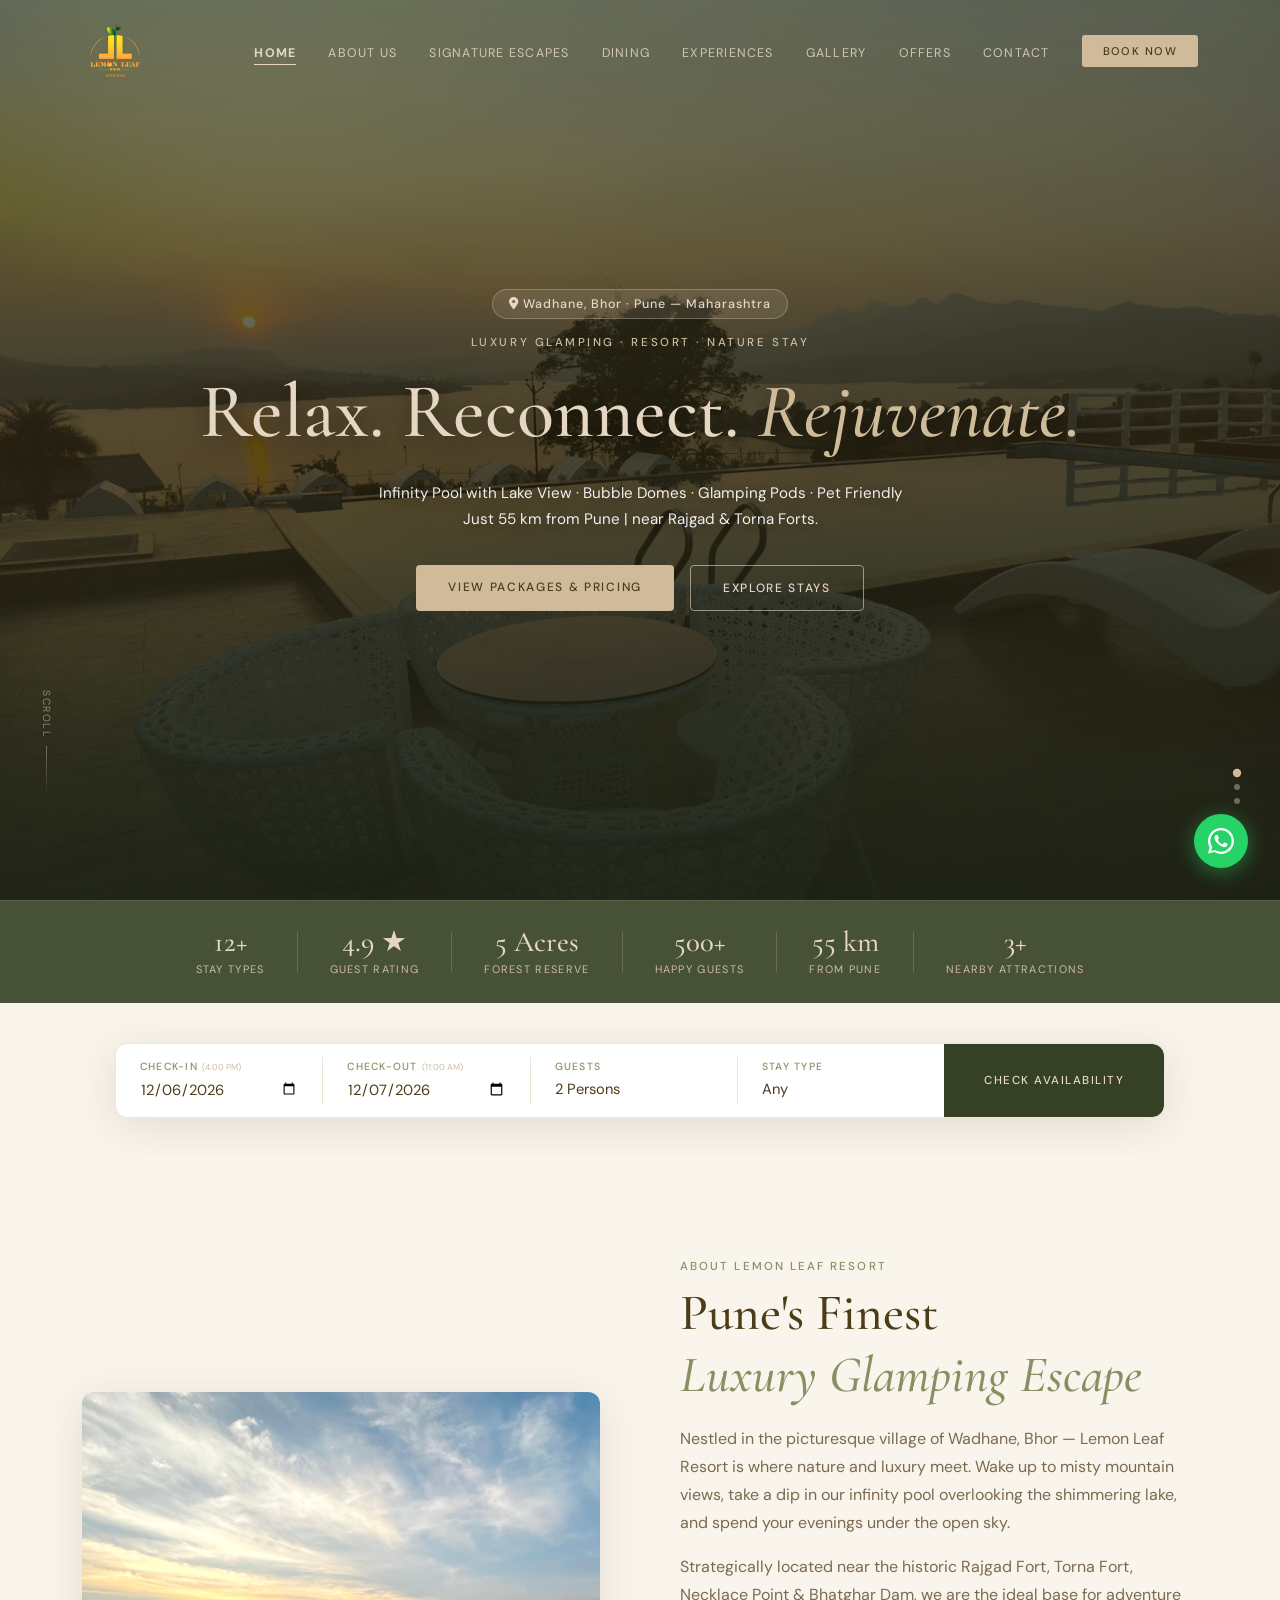
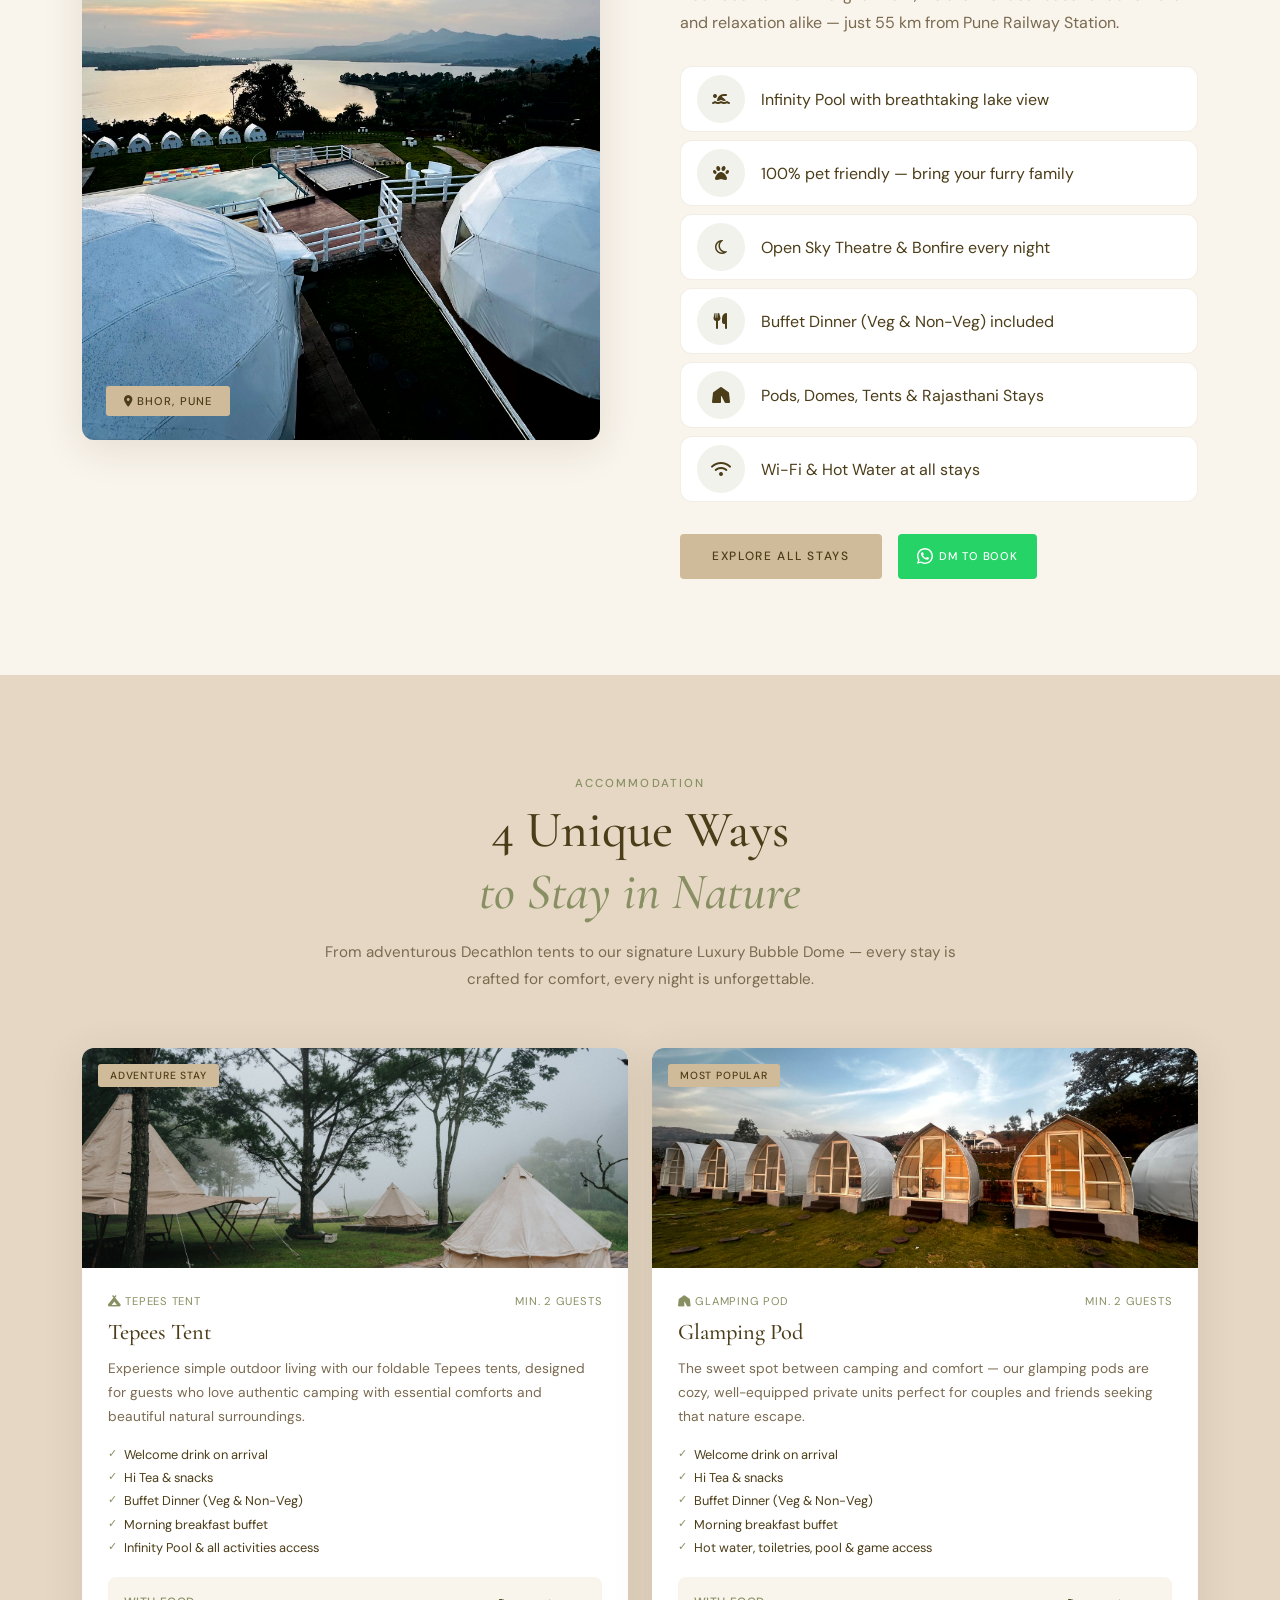
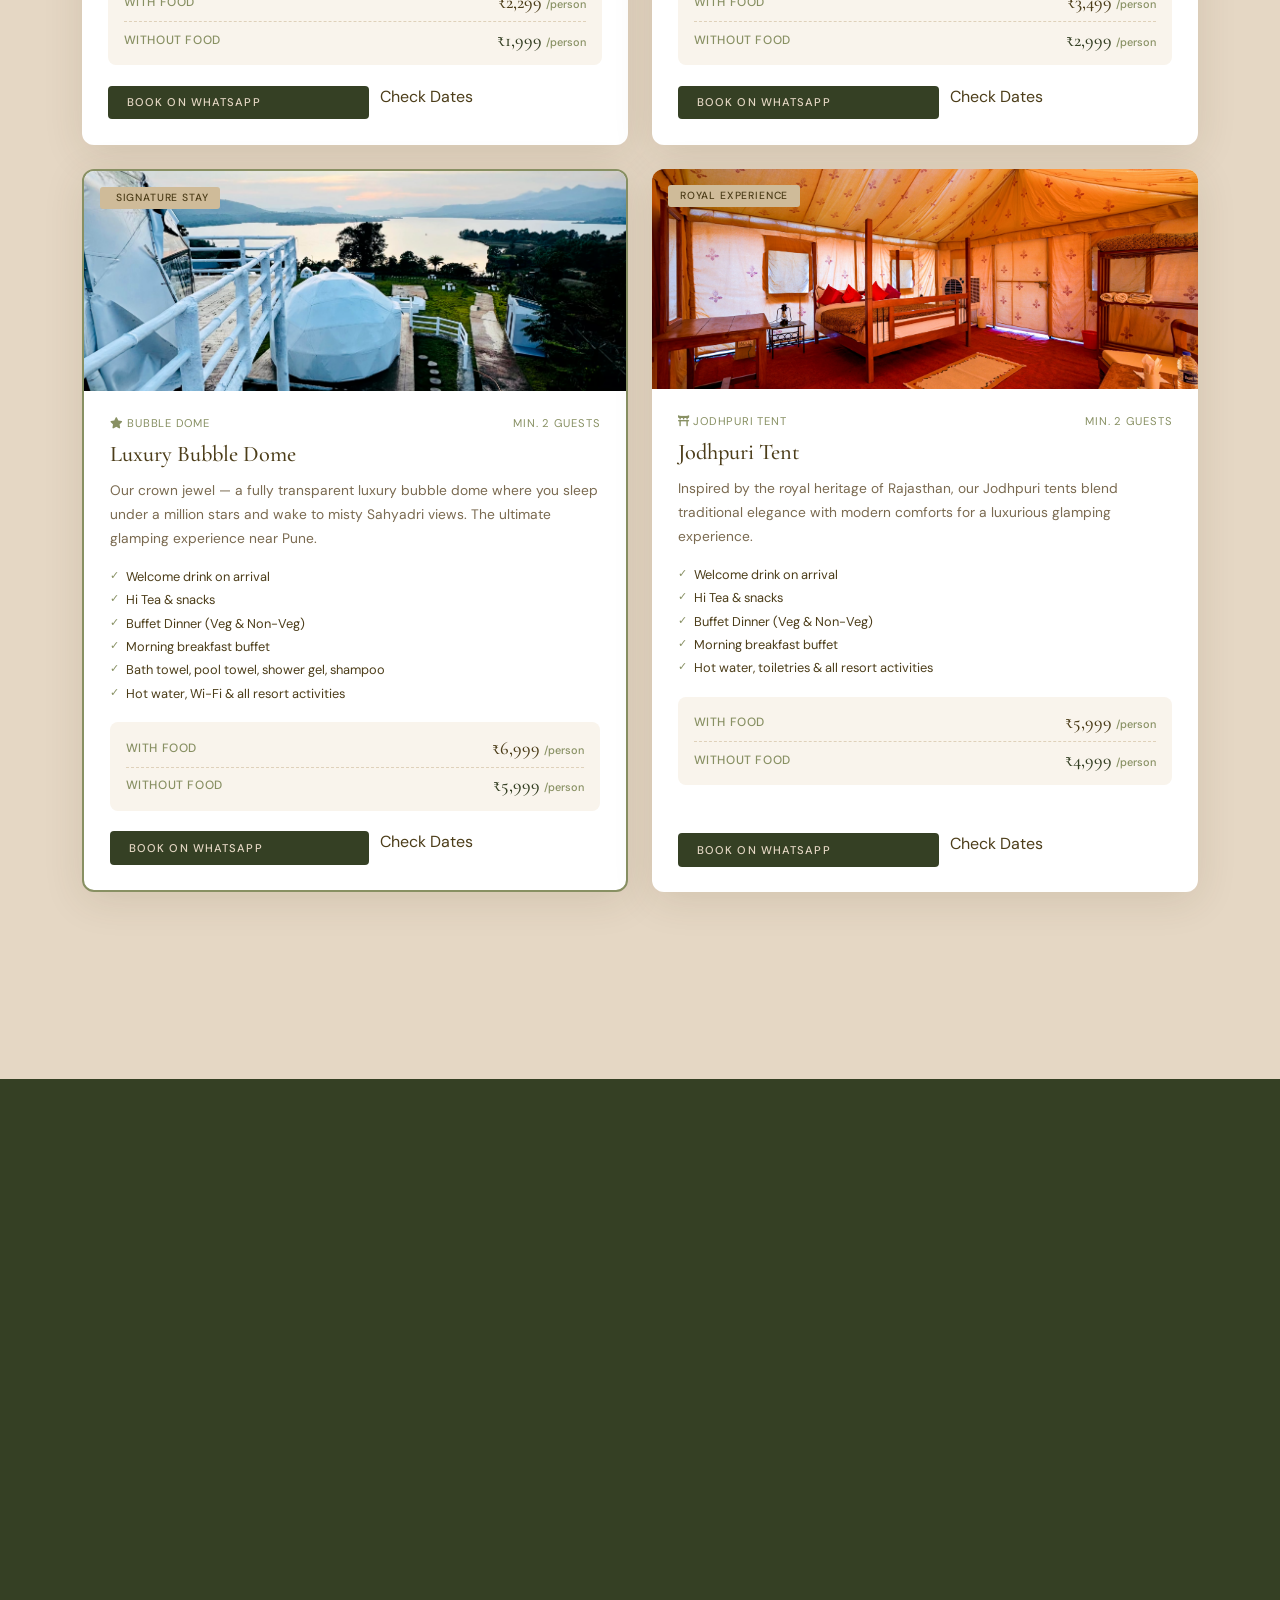
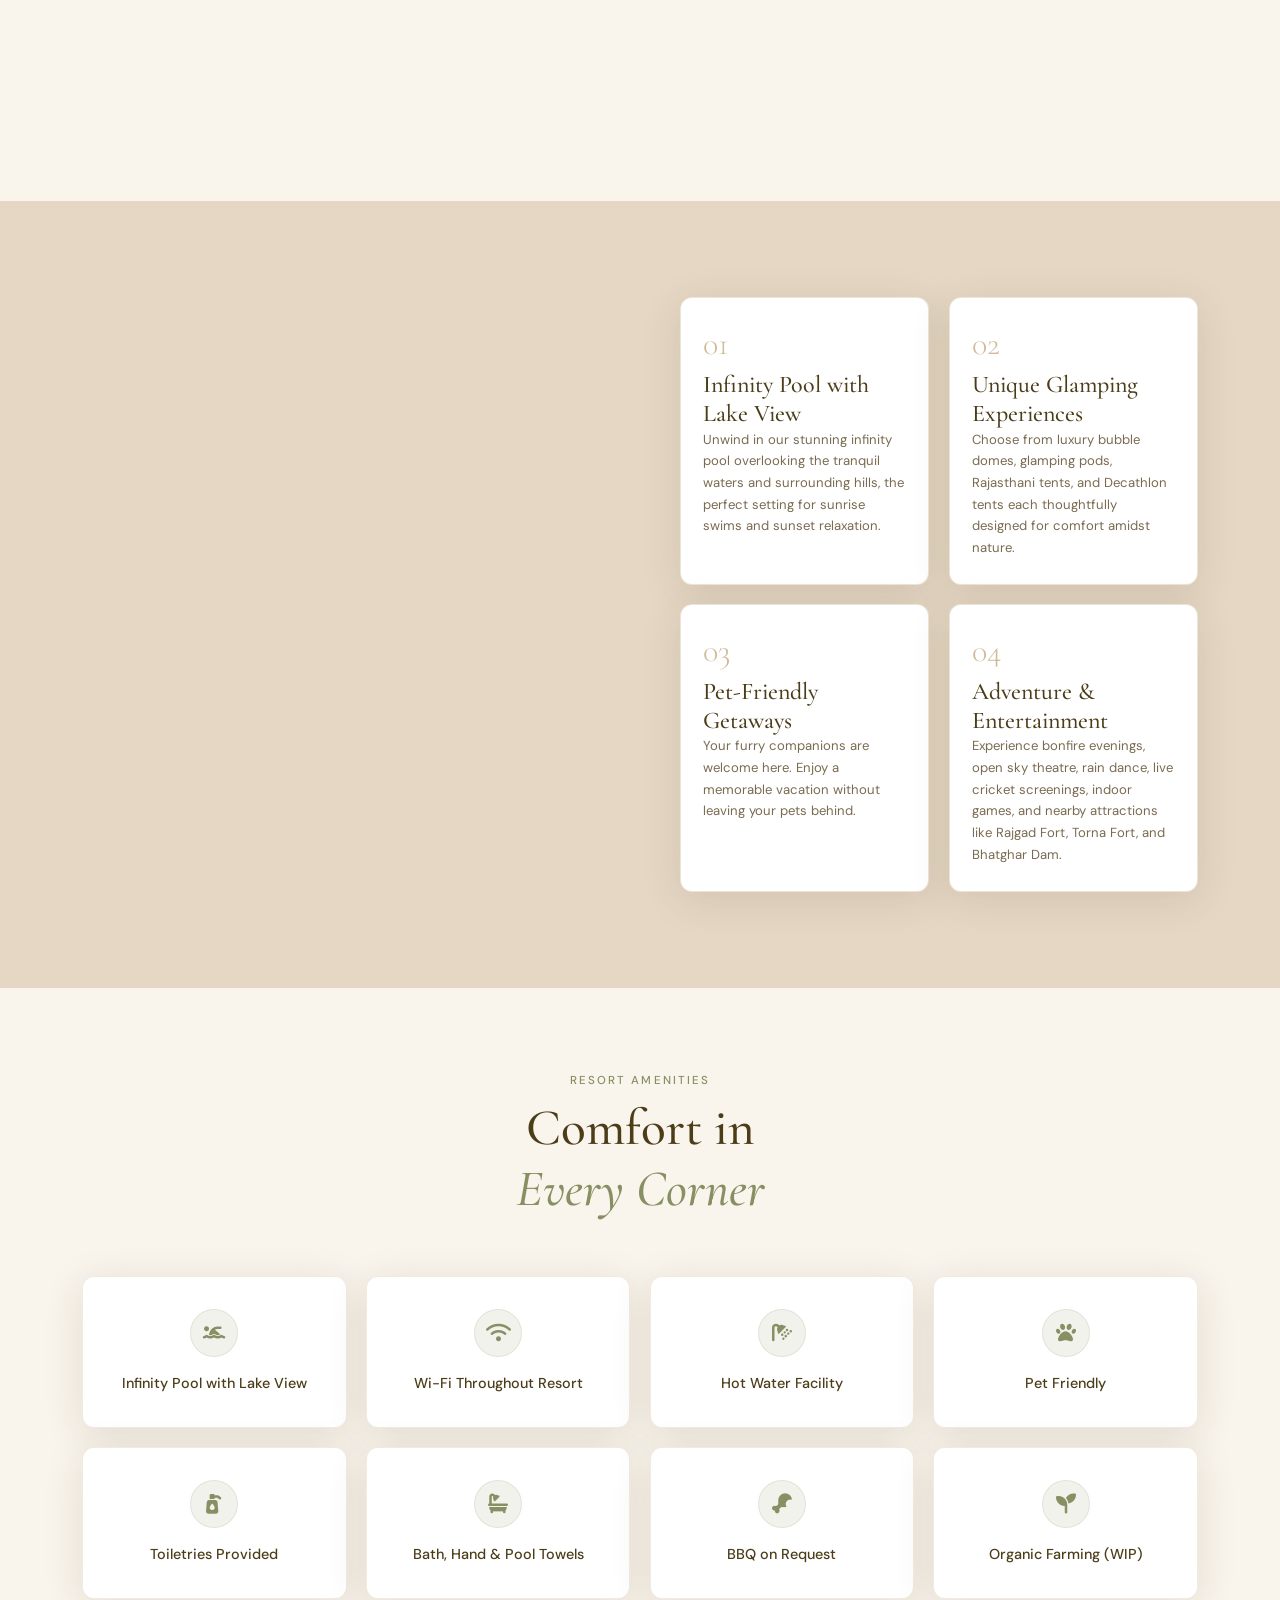
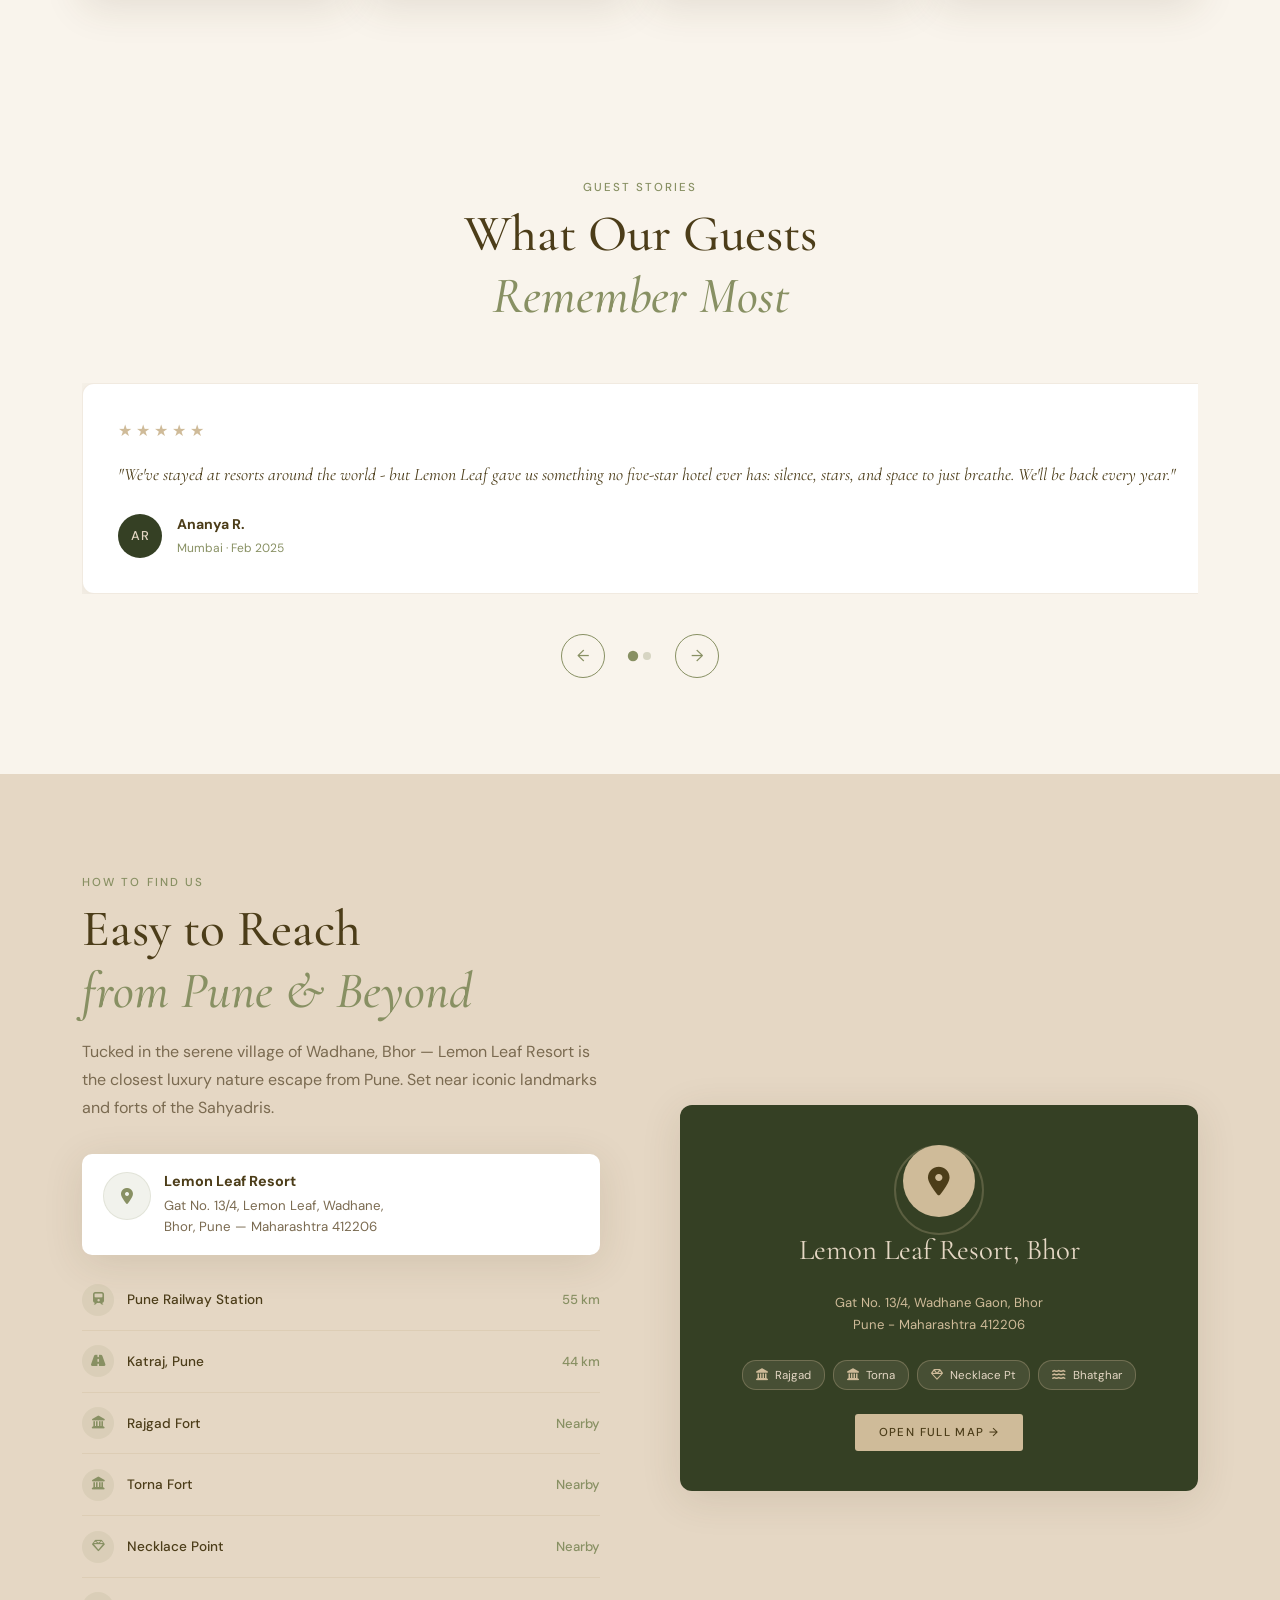
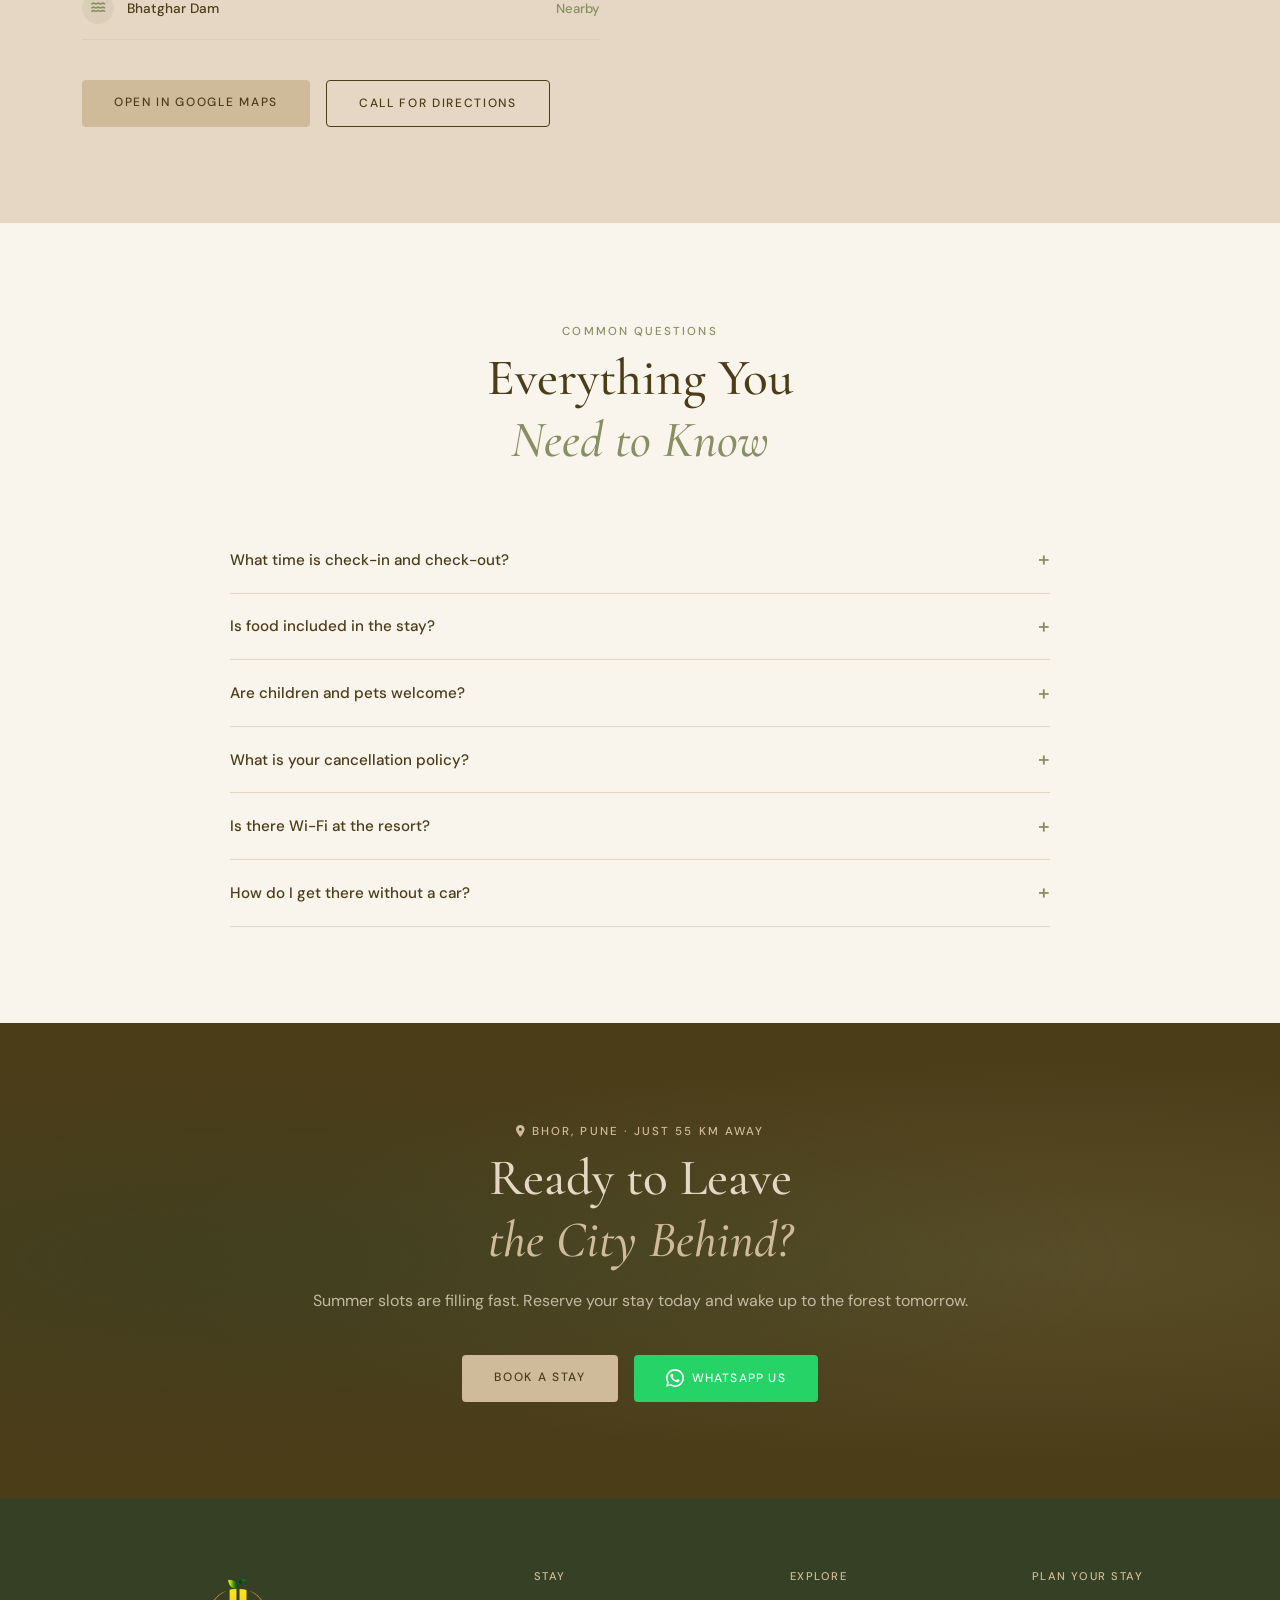
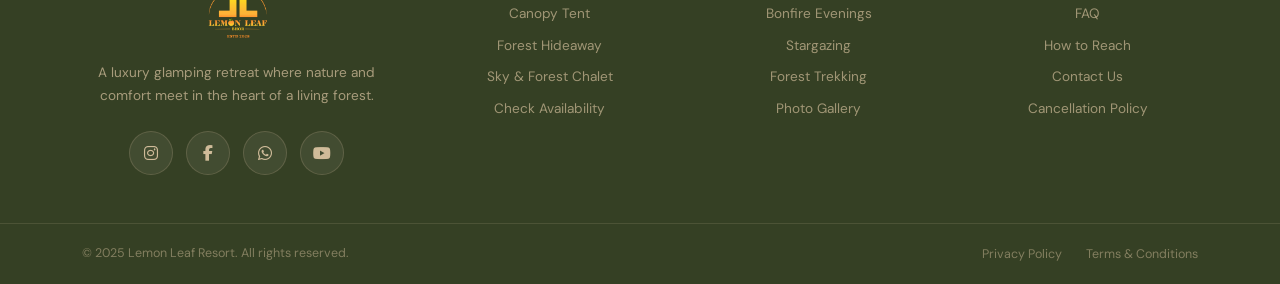
<file: index.html>
<!DOCTYPE html>
<html lang="en">

<head>
    <meta charset="UTF-8" />
    <meta name="viewport" content="width=device-width, initial-scale=1.0" />
    <title>Lemon Leaf Resort Bhor — Luxury Glamping near Pune</title>
    <link rel="icon" type="image/x-icon" href="/favicon_io/favicon.ico" />
    <meta name="description"
        content="Lemon Leaf Resort Bhor — Luxury glamping, infinity pool with lake view, bubble domes, pods & tents near Pune. 55 km from Pune Railway Station. Pet friendly." />
    <meta name="keywords"
        content="glamping near pune, luxury resort bhor, lemon leaf resort, infinity pool pune, bubble dome, rajgad torna fort stay, wadhane bhor" />
    <link rel="preconnect" href="https://fonts.googleapis.com" />
    <link rel="preconnect" href="https://fonts.gstatic.com" crossorigin />
    <link
        href="https://fonts.googleapis.com/css2?family=Cormorant+Garamond:ital,wght@0,300;0,400;0,500;0,600;1,300;1,400;1,500&family=DM+Sans:wght@300;400;500&display=swap"
        rel="stylesheet" />
    <link rel="stylesheet" href="https://cdnjs.cloudflare.com/ajax/libs/font-awesome/6.7.2/css/all.min.css">
    <link rel="stylesheet" href="css/style.css" />
</head>

<body>

    <div class="preloader" id="preloader">
        <div class="preloader-inner">
            <div class="preloader-logo">
                <img src="/images/logo/lemon-leaf-logo.png" alt="Lemon Leaf Resort"
                    onerror="this.style.display='none'" />
            </div>
            <div class="preloader-name">Lemon Leaf Resort</div>
            <div class="preloader-tagline">Relax · Reconnect · Rejuvenate</div>
            <div class="preloader-bar">
                <div class="preloader-fill" id="preloaderFill"></div>
            </div>
        </div>
    </div>

    <div id="navbar"></div>

    <section class="hero" id="home">
        <div class="hero-bg">
            <div class="hero-slide active" style="background-image:url('/images/hero-banner/infinity-pool.jpg')">
            </div>
            <div class="hero-slide" style="background-image:url('/images/hero-banner/pool.jpg')">
            </div>
            <div class="hero-slide" style="background-image:url('/images/hero-banner/event.jpg')">
            </div>
        </div>
        <div class="hero-overlay"></div>
        <div class="hero-content">
            <div class="hero-location reveal-up"><i class="fa-solid fa-location-dot"></i> Wadhane, Bhor · Pune —
                Maharashtra</div>
            <div class="hero-eyebrow reveal-up">Luxury Glamping · Resort · Nature Stay</div>
            <h1 class="hero-title reveal-up delay-1">Relax. Reconnect.<em> Rejuvenate.</em></h1>
            <p class="hero-sub reveal-up delay-2">Infinity Pool with Lake View · Bubble Domes · Glamping Pods · Pet
                Friendly<br />Just 55 km from Pune | near Rajgad &amp; Torna Forts.</p>
            <div class="hero-btns reveal-up delay-3">
                <a href="#packages" class="btn-primary">View Packages &amp; Pricing</a>
                <a href="#stays" class="btn-ghost">Explore Stays</a>
            </div>
        </div>
        <div class="hero-slider-dots" id="heroDots">
            <button class="dot active" data-idx="0" aria-label="Slide 1"></button>
            <button class="dot" data-idx="1" aria-label="Slide 2"></button>
            <button class="dot" data-idx="2" aria-label="Slide 3"></button>
        </div>
        <div class="hero-scroll-hint">
            <span>Scroll</span>
            <div class="scroll-line"></div>
        </div>
    </section>

    <section class="hero-stat-section">
        <div class="hero-stats reveal-up delay-4">
            <div class="hero-stat"><strong>12+</strong><span>Stay Types</span></div>
            <div class="hero-stat-divider"></div>
            <div class="hero-stat"><strong>4.9 ★</strong><span>Guest Rating</span></div>
            <div class="hero-stat-divider"></div>
            <div class="hero-stat"><strong>5 Acres</strong><span>Forest Reserve</span></div>
            <div class="hero-stat-divider"></div>
            <div class="hero-stat"><strong>500+</strong><span>Happy Guests</span></div>
            <div class="hero-stat-divider"></div>
            <div class="hero-stat"><strong>55 km</strong><span>From Pune</span></div>
            <div class="hero-stat-divider"></div>
            <div class="hero-stat"><strong>3+</strong><span>Nearby Attractions</span></div>
        </div>
    </section>

    <section class="book-section" id="book">
        <div class="book-bar">
            <div class="book-field">
                <label>Check-in <small>(4:00 PM)</small></label>
                <input type="date" id="checkin" />
            </div>
            <div class="book-sep"></div>
            <div class="book-field">
                <label>Check-out <small>(11:00 AM)</small></label>
                <input type="date" id="checkout" />
            </div>
            <div class="book-sep"></div>
            <div class="book-field">
                <label>Guests</label>
                <select>
                    <option>1 Person</option>
                    <option selected>2 Persons</option>
                    <option>3 Persons</option>
                    <option>4 Persons</option>
                    <option>Group (5+)</option>
                </select>
            </div>
            <div class="book-sep"></div>
            <div class="book-field">
                <label>Stay Type</label>
                <select id="stayTypeSelect">
                    <option>Any</option>
                    <option>Decathlon Tent</option>
                    <option>Glamping Pod</option>
                    <option>Luxury Bubble Dome</option>
                    <option>Rajasthani Tent</option>
                </select>
            </div>
            <button class="book-btn" id="bookingBtn">Check Availability</button>
        </div>
    </section>

    <!-- ABOUT -->
    <section class="about-strip" id="about">
        <div class="container about-grid">
            <div class="about-img-wrap reveal-left">
                <img src="/images/about/dom.jpg"
                    alt="Lemon Leaf Resort Bhor Pune infinity pool glamping" loading="lazy" />
                <div class="about-badge"><i class="fa-solid fa-location-dot"></i> Bhor, Pune</div>
            </div>
            <div class="about-content reveal-right">
                <span class="eyebrow">About Lemon Leaf Resort</span>
                <h2>Pune's Finest<br /><em>Luxury Glamping Escape</em></h2>
                <p>Nestled in the picturesque village of Wadhane, Bhor — Lemon Leaf Resort is where nature and luxury
                    meet. Wake
                    up to misty mountain views, take a dip in our infinity pool overlooking the shimmering lake, and
                    spend your
                    evenings under the open sky.</p>
                <p>Strategically located near the historic Rajgad Fort, Torna Fort, Necklace Point &amp; Bhatghar Dam,
                    we are
                    the ideal base for adventure and relaxation alike — just 55 km from Pune Railway Station.</p>
                <ul class="about-features">
                    <li><span class="feat-icon"><i class="fa-solid fa-person-swimming"></i></span> Infinity Pool with
                        breathtaking lake view</li>
                    <li><span class="feat-icon"><i class="fa-solid fa-paw"></i></span> 100% pet friendly — bring your
                        furry family</li>
                    <li><span class="feat-icon"><i class="fa-regular fa-moon"></i></span> Open Sky Theatre &amp; Bonfire
                        every night</li>
                    <li><span class="feat-icon"><i class="fa-solid fa-utensils"></i></span> Buffet Dinner (Veg &amp;
                        Non-Veg) included</li>
                    <li><span class="feat-icon"><i class="fa-solid fa-tent"></i></span> Pods, Domes, Tents &amp;
                        Rajasthani Stays</li>
                    <li><span class="feat-icon"><i class="fa-solid fa-wifi"></i></span> Wi-Fi &amp; Hot Water at all
                        stays</li>
                </ul>
                <div class="about-ctas">
                    <a href="#stays" class="btn-primary">Explore All Stays</a>
                    <a href="https://wa.me/919876543210" target="_blank" rel="noopener" class="btn-whatsapp-sm">
                        <svg width="16" height="16" viewBox="0 0 24 24" fill="currentColor">
                            <path
                                d="M17.472 14.382c-.297-.149-1.758-.867-2.03-.967-.273-.099-.471-.148-.67.15-.197.297-.767.966-.94 1.164-.173.199-.347.223-.644.075-.297-.15-1.255-.463-2.39-1.475-.883-.788-1.48-1.761-1.653-2.059-.173-.297-.018-.458.13-.606.134-.133.298-.347.446-.52.149-.174.198-.298.298-.497.099-.198.05-.371-.025-.52-.075-.149-.669-1.612-.916-2.207-.242-.579-.487-.5-.669-.51-.173-.008-.371-.01-.57-.01-.198 0-.52.074-.792.372-.272.297-1.04 1.016-1.04 2.479 0 1.462 1.065 2.875 1.213 3.074.149.198 2.096 3.2 5.077 4.487.709.306 1.262.489 1.694.625.712.227 1.36.195 1.871.118.571-.085 1.758-.719 2.006-1.413.248-.694.248-1.289.173-1.413z" />
                            <path
                                d="M12 0C5.373 0 0 5.373 0 12c0 2.114.552 4.1 1.512 5.834L.057 23.57l5.91-1.47A11.945 11.945 0 0012 24c6.627 0 12-5.373 12-12S18.627 0 12 0zm0 21.818a9.8 9.8 0 01-4.997-1.37l-.358-.213-3.707.922.986-3.604-.234-.37A9.79 9.79 0 012.182 12c0-5.418 4.4-9.818 9.818-9.818 5.418 0 9.818 4.4 9.818 9.818 0 5.419-4.4 9.818-9.818 9.818z" />
                        </svg>
                        DM to Book
                    </a>
                </div>
            </div>
        </div>
    </section>

    <!-- STAYS / ACCOMMODATION -->
    <section class="stays-section" id="stays">
        <div class="container">
            <div class="section-header reveal-up">
                <span class="eyebrow">Accommodation</span>
                <h2>4 Unique Ways<br /><em>to Stay in Nature</em></h2>
                <p>From adventurous Decathlon tents to our signature Luxury Bubble Dome — every stay is crafted for
                    comfort,
                    every night is unforgettable.</p>
            </div>
            <div class="stays-grid">

                <!-- DECATHLON TENT -->
                <div class="stay-card reveal-up">
                    <div class="stay-img">
                        <img src="/images/Escapes/tepees-tent.jpg?w=800&q=80"
                            alt="Decathlon Camping Tent Bhor" loading="lazy" />
                        <div class="stay-tag">Adventure Stay</div>
                    </div>
                    <div class="stay-body">
                        <div class="stay-meta"><span><i class="fa-solid fa-campground"></i> Tepees Tent</span><span>Min.
                                2 Guests</span></div>
                        <h3>Tepees Tent</h3>
                        <p>Experience simple outdoor living with our foldable Tepees tents, designed for guests who love
                            authentic camping with essential comforts and beautiful natural surroundings.</p>

                        <ul class="stay-amenities">
                            <li>Welcome drink on arrival</li>
                            <li>Hi Tea &amp; snacks</li>
                            <li>Buffet Dinner (Veg &amp; Non-Veg)</li>
                            <li>Morning breakfast buffet</li>
                            <li>Infinity Pool &amp; all activities access</li>
                        </ul>
                        <div class="pricing-block">
                            <div class="price-row">
                                <span class="price-label">With Food</span>
                                <span class="price-val">₹2,299 <small>/person</small></span>
                            </div>
                            <div class="price-row weekend">
                                <span class="price-label">Without Food</span>
                                <span class="price-val">₹1,999 <small>/person</small></span>
                            </div>
                        </div>
                        <div class="stay-footer">
                            <a href="https://wa.me/919876543210" target="_blank" rel="noopener" class="btn-sm">Book on
                                WhatsApp</a>
                            <a href="#book" class="btn-sm-outline">Check Dates</a>
                        </div>
                    </div>
                </div>

                <!-- GLAMPING POD -->
                <div class="stay-card reveal-up delay-1">
                    <div class="stay-img">
                        <img src="/images/Escapes/glamping-pod.jpg"
                            alt="Glamping Pod Bhor Pune" loading="lazy" />
                        <div class="stay-tag">Most Popular</div>
                    </div>
                    <div class="stay-body">
                        <div class="stay-meta"><span><i class="fa-solid fa-tent"></i> Glamping Pod</span><span>Min. 2
                                Guests</span></div>
                        <h3>Glamping Pod</h3>
                        <p>The sweet spot between camping and comfort — our glamping pods are cozy, well-equipped
                            private units
                            perfect for couples and friends seeking that nature escape.</p>
                        <ul class="stay-amenities">
                            <li>Welcome drink on arrival</li>
                            <li>Hi Tea &amp; snacks</li>
                            <li>Buffet Dinner (Veg &amp; Non-Veg)</li>
                            <li>Morning breakfast buffet</li>
                            <li>Hot water, toiletries, pool &amp; game access</li>
                        </ul>
                        <div class="pricing-block">
                            <div class="price-row">
                                <span class="price-label">With Food</span>
                                <span class="price-val">₹3,499 <small>/person</small></span>
                            </div>
                            <div class="price-row weekend">
                                <span class="price-label">Without Food</span>
                                <span class="price-val">₹2,999 <small>/person</small></span>
                            </div>
                        </div>
                        <div class="stay-footer">
                            <a href="https://wa.me/919876543210" target="_blank" rel="noopener" class="btn-sm">Book on
                                WhatsApp</a>
                            <a href="#book" class="btn-sm-outline">Check Dates</a>
                        </div>
                    </div>
                </div>

                <!-- LUXURY BUBBLE DOME -->
                <div class="stay-card featured reveal-up delay-2">
                    <div class="stay-img">
                        <img src="/images/Escapes/bubble-dom.jpg?w=800&q=80"
                            alt="Luxury Bubble Dome Resort near Pune" loading="lazy" />
                        <div class="stay-tag"><i class="fa-solid fa-sparkles"></i> Signature Stay</div>
                    </div>
                    <div class="stay-body">
                        <div class="stay-meta"><span><i class="fa-solid fa-star"></i> Bubble Dome</span><span>Min. 2
                                Guests</span></div>
                        <h3>Luxury Bubble Dome</h3>
                        <p>Our crown jewel — a fully transparent luxury bubble dome where you sleep under a million
                            stars and wake
                            to misty Sahyadri views. The ultimate glamping experience near Pune.</p>
                        <ul class="stay-amenities">
                            <li>Welcome drink on arrival</li>
                            <li>Hi Tea &amp; snacks</li>
                            <li>Buffet Dinner (Veg &amp; Non-Veg)</li>
                            <li>Morning breakfast buffet</li>
                            <li>Bath towel, pool towel, shower gel, shampoo</li>
                            <li>Hot water, Wi-Fi &amp; all resort activities</li>
                        </ul>
                        <div class="pricing-block">
                            <div class="price-row">
                                <span class="price-label">With Food</span>
                                <span class="price-val">₹6,999 <small>/person</small></span>
                            </div>
                            <div class="price-row weekend">
                                <span class="price-label">Without Food</span>
                                <span class="price-val">₹5,999 <small>/person</small></span>
                            </div>
                        </div>
                        <div class="stay-footer">
                            <a href="https://wa.me/919876543210" target="_blank" rel="noopener" class="btn-sm">Book on
                                WhatsApp</a>
                            <a href="#book" class="btn-sm-outline">Check Dates</a>
                        </div>
                    </div>
                </div>

                <!-- RAJASTHANI TENT -->
                <div class="stay-card reveal-up delay-3">
                    <div class="stay-img">
                        <img src="/images/Escapes/jodhpuri-tent.jpg?w=800&q=80"
                            alt="Rajasthani Luxury Tent Bhor" loading="lazy" />
                        <div class="stay-tag">Royal Experience</div>
                    </div>
                    <div class="stay-body">
                        <div class="stay-meta"><span><i class="fa-solid fa-torii-gate"></i> Jodhpuri
                                Tent</span><span>Min. 2 Guests</span></div>
                        <h3>Jodhpuri Tent</h3>
                        <p>Inspired by the royal heritage of Rajasthan, our Jodhpuri tents blend traditional elegance with modern comforts for a luxurious glamping experience.</p>
                        <ul class="stay-amenities">
                            <li>Welcome drink on arrival</li>
                            <li>Hi Tea &amp; snacks</li>
                            <li>Buffet Dinner (Veg &amp; Non-Veg)</li>
                            <li>Morning breakfast buffet</li>
                            <li>Hot water, toiletries &amp; all resort activities</li>
                        </ul>
                        <div class="pricing-block">
                            <div class="price-row">
                                <span class="price-label">With Food</span>
                                <span class="price-val">₹5,999 <small>/person</small></span>
                            </div>
                            <div class="price-row weekend">
                                <span class="price-label">Without Food</span>
                                <span class="price-val">₹4,999 <small>/person</small></span>
                            </div>
                        </div>
                        <div class="stay-footer">
                            <a href="https://wa.me/919876543210" target="_blank" rel="noopener" class="btn-sm">Book on
                                WhatsApp</a>
                            <a href="#book" class="btn-sm-outline">Check Dates</a>
                        </div>
                    </div>
                </div>

            </div>

            <!-- TIMINGS + NOTE -->
            <div class="timings-note reveal-up">
                <span><i class="fa-regular fa-clock"></i> Check-in: <strong>4:00 PM</strong></span>
                <span class="tn-sep">·</span>
                <span><i class="fa-regular fa-clock"></i> Check-out: <strong>11:00 AM</strong></span>
                <span class="tn-sep">·</span>
                <span>All rates per person · All meals &amp; activities included</span>
            </div>
        </div>
    </section>

    <!-- PACKAGE INCLUDES -->
    <section class="packages-section" id="packages">
        <div class="container">
            <div class="section-header section-header--light reveal-up">
                <span class="eyebrow eyebrow--light">Package Inclusions</span>
                <h2>Every Package<br /><em>Includes All This</em></h2>
                <p>Zero hidden charges. Your entire experience — meals, activities, amenities — is included in every
                    stay
                    package.</p>
            </div>
            <div class="pkg-grid">
                <div class="pkg-card reveal-up">
                    <div class="pkg-icon"><i class="fa-solid fa-glass-water"></i></div>
                    <h4>Welcome Drink</h4>
                    <p>Start your stay refreshed with a complimentary welcome drink on arrival.</p>
                </div>
                <div class="pkg-card reveal-up delay-1">
                    <div class="pkg-icon"><i class="fa-solid fa-mug-hot"></i></div>
                    <h4>Hi Tea &amp; Snacks</h4>
                    <p>Evening hi-tea with delicious snacks served at the resort.</p>
                </div>
                <div class="pkg-card reveal-up delay-2">
                    <div class="pkg-icon"><i class="fa-solid fa-utensils"></i></div>
                    <h4>Buffet Dinner</h4>
                    <p>Lavish dinner buffet — both vegetarian and non-vegetarian spreads every night.</p>
                </div>
                <div class="pkg-card reveal-up delay-3">
                    <div class="pkg-icon"><i class="fa-solid fa-sun"></i></div>
                    <h4>Breakfast Buffet</h4>
                    <p>Fresh morning breakfast buffet to fuel your day's adventure.</p>
                </div>
                <div class="pkg-card reveal-up">
                    <div class="pkg-icon"><i class="fa-solid fa-person-swimming"></i></div>
                    <h4>Infinity Pool</h4>
                    <p>Unlimited access to our iconic infinity pool overlooking the lake.</p>
                </div>
                <div class="pkg-card reveal-up delay-1">
                    <div class="pkg-icon"><i class="fa-solid fa-fire"></i></div>
                    <h4>Bonfire</h4>
                    <p>Evening bonfire under the open sky — stories, music, and warmth.</p>
                </div>
                <div class="pkg-card reveal-up delay-2">
                    <div class="pkg-icon"><i class="fa-solid fa-film"></i> </div>
                    <h4>Open Sky Theatre</h4>
                    <p>Watch movies under the stars at our open-air cinema experience.</p>
                </div>
                <div class="pkg-card reveal-up delay-3">
                    <div class="pkg-icon"><i class="fa-solid fa-gamepad"></i></div>
                    <h4>All Games &amp; Activities</h4>
                    <p>Snake &amp; Ladder, Chess, UNO, Cards, Rain Dance, Cricket Screening &amp; more.</p>
                </div>
            </div>
            <div class="bbq-addon reveal-up">
                <div class="bbq-icon"><i class="fa-solid fa-drumstick-bite"></i></div>
                <div class="bbq-text">
                    <h5>BBQ Add-on — Available on Request</h5>
                    <p>Elevate your evening with a sizzling BBQ experience
                    </p>
                </div>
                <a href="https://wa.me/919876543210" target="_blank" rel="noopener" class="btn-sm">Request BBQ</a>
            </div>
        </div>
    </section>

    <!-- ACTIVITIES -->
    <section class="exp-section" id="experiences">
        <div class="container">
            <div class="section-header reveal-up">
                <span class="eyebrow">Activities &amp; Experiences</span>
                <h2>Every Day Is<br /><em>a New Adventure</em></h2>
                <p>From the pool to the playground, from bonfire nights to stargazing — every moment at Lemon Leaf is
                    crafted
                    for joy.</p>
            </div>
            <div class="exp-grid">
                <div class="exp-card reveal-up">
                    <div class="exp-icon"><i class="fa-solid fa-person-swimming"></i></div>
                    <h4>Infinity Pool</h4>
                    <p>Swim in our stunning infinity pool that blends seamlessly with the lake horizon — a view you'll
                        never
                        forget.</p>
                </div>
                <div class="exp-card reveal-up delay-1">
                    <div class="exp-icon"><i class="fa-solid fa-music"></i></div>
                    <h4>Rain Dance</h4>
                    <p>High-energy rain dance sessions — perfect for groups, families, and pure unfiltered fun.</p>
                </div>
                <div class="exp-card reveal-up delay-2">
                    <div class="exp-icon"><i class="fa-solid fa-fire"></i></div>
                    <h4>Bonfire Nights</h4>
                    <p>Gather around a crackling bonfire every evening for stories, chai, and starlit conversations.</p>
                </div>
                <div class="exp-card reveal-up delay-3">
                    <div class="exp-icon"><i class="fa-solid fa-film"></i></div>
                    <h4>Open Sky Theatre</h4>
                    <p>Watch films under a canopy of stars at our open-air theatre. Cinema has never felt this free.</p>
                </div>
                <div class="exp-card reveal-up">
                    <div class="exp-icon"><i class="fa-solid fa-tv"></i></div>
                    <h4>Live Cricket Screening</h4>
                    <p>Never miss a match — enjoy live cricket with your squad at the resort's big screen setup.</p>
                </div>
                <div class="exp-card reveal-up delay-1">
                    <div class="exp-icon"><i class="fa-solid fa-dice"></i></div>
                    <h4>Board Games</h4>
                    <p>Unplug and play — Snake &amp; Ladder, Chessboard, UNO, Card Games and more.</p>
                </div>
                <div class="exp-card reveal-up delay-2">
                    <div class="exp-icon"><i class="fa-solid fa-futbol"></i></div>
                    <h4>Fooseball <span class="coming-soon">Coming Soon</span></h4>
                    <p>Table football for the competitive souls — arriving very soon at Lemon Leaf!</p>
                </div>
                <div class="exp-card reveal-up delay-3">
                    <div class="exp-icon"><i class="fa-solid fa-water"></i></div>
                    <h4>Dunk Tank <span class="coming-soon">Coming Soon</span></h4>
                    <p>The ultimate fun challenge — perfect for groups who love to dare each other.</p>
                </div>
            </div>

            <!-- KIDS ZONE -->
            <div class="kids-zone reveal-up">
                <div class="kids-header">
                    <div class="kids-icon"><i class="fa-solid fa-child-reaching"></i></div>
                    <div>
                        <h4>Kids Zone — <span class="coming-soon-lg">Coming Very Soon!</span></h4>
                        <p>We're building a dedicated children's paradise at Lemon Leaf Resort.</p>
                    </div>
                </div>
                <div class="kids-grid">
                    <div class="kid-item"><i class="fa-solid fa-water"></i> Wave Slide</div>
                    <div class="kid-item"><i class="fa-solid fa-puzzle-piece"></i> X and O</div>
                    <div class="kid-item"><i class="fa-solid fa-horse"></i> Merry Go Round</div>
                    <div class="kid-item"><i class="fa-solid fa-children"></i> Swing Set</div>
                </div>
            </div>
        </div>
    </section>

    <section class="why-section">
        <div class="container">
            <div class="why-grid">
                <div class="why-text reveal-left">
                    <span class="eyebrow">Why Lemon Leaf</span>
                    <h2>Not Just a Stay.<br /><em>A Transformation.</em></h2>
                    <p>Nestled amidst the serene landscapes of Bhor, Lemon Leaf Resort blends luxury, nature, and
                        adventure into one unforgettable escape. From lake-view stays and infinity pool experiences to
                        bonfire nights under the stars, every moment is designed to help you relax, reconnect, and
                        rejuvenate.</p>
                    <a href="#book" class="btn-primary">Reserve Your Spot</a>
                </div>
                <div class="why-cards reveal-right">
                    <div class="why-card"><span class="why-num">01</span>
                        <h3>Infinity Pool with Lake View</h3>
                        <p>Unwind in our stunning infinity pool overlooking the tranquil waters and surrounding hills,
                            the perfect setting for sunrise swims and sunset relaxation.</p>
                    </div>
                    <div class="why-card"><span class="why-num">02</span>
                        <h3>Unique Glamping Experiences</h3>
                        <p>Choose from luxury bubble domes, glamping pods, Rajasthani tents, and Decathlon tents each
                            thoughtfully designed for comfort amidst nature.</p>
                    </div>
                    <div class="why-card"><span class="why-num">03</span>
                        <h3>Pet-Friendly Getaways</h3>
                        <p>Your furry companions are welcome here. Enjoy a memorable vacation without leaving your pets
                            behind.</p>
                    </div>
                    <div class="why-card"><span class="why-num">04</span>
                        <h3>Adventure & Entertainment</h3>
                        <p>Experience bonfire evenings, open sky theatre, rain dance, live cricket screenings, indoor
                            games, and nearby attractions like Rajgad Fort, Torna Fort, and Bhatghar Dam.</p>
                    </div>
                </div>
            </div>
        </div>
    </section>

    <section class="amenities-section">
        <div class="container">
            <div class="section-header reveal-up">
                <span class="eyebrow">Resort Amenities</span>
                <h2>Comfort in<br /><em>Every Corner</em></h2>
            </div>
            <div class="amen-grid">
                <div class="amen-card reveal-up"><span><i class="fa-solid fa-person-swimming"></i></span>
                    <p>Infinity Pool with Lake View</p>
                </div>
                <div class="amen-card reveal-up delay-1"><span><i class="fa-solid fa-wifi"></i></span>
                    <p>Wi-Fi Throughout Resort</p>
                </div>
                <div class="amen-card reveal-up delay-2"><span><i class="fa-solid fa-shower"></i></span>
                    <p>Hot Water Facility</p>
                </div>
                <div class="amen-card reveal-up delay-3"><span><i class="fa-solid fa-paw"></i></span>
                    <p>Pet Friendly</p>
                </div>
                <div class="amen-card reveal-up"><span><i class="fa-solid fa-pump-soap"></i></span>
                    <p>Toiletries Provided</p>
                </div>
                <div class="amen-card reveal-up delay-1"><span><i class="fa-solid fa-bath"></i></span>
                    <p>Bath, Hand &amp; Pool Towels</p>
                </div>
                <div class="amen-card reveal-up delay-2"><span><i class="fa-solid fa-drumstick-bite"></i></span>
                    <p>BBQ on Request</p>
                </div>
                <div class="amen-card reveal-up delay-3"><span><i class="fa-solid fa-seedling"></i></span>
                    <p>Organic Farming (WIP)</p>
                </div>
            </div>
        </div>
    </section>

    <section class="testi-section">
        <div class="container">
            <div class="section-header reveal-up">
                <span class="eyebrow">Guest Stories</span>
                <h2>What Our Guests<br /><em>Remember Most</em></h2>
            </div>
            <div class="testi-slider" id="testiSlider">
                <div class="testi-track" id="testiTrack">
                    <div class="testi-card">
                        <div class="testi-stars">★★★★★</div>
                        <blockquote>"We've stayed at resorts around the world - but Lemon Leaf gave us something no
                            five-star hotel ever has: silence, stars, and space to just breathe. We'll be back every
                            year."</blockquote>
                        <div class="testi-author">
                            <div class="testi-avatar">AR</div>
                            <div><strong>Ananya R.</strong><span>Mumbai · Feb 2025</span></div>
                        </div>
                    </div>
                    <div class="testi-card">
                        <div class="testi-stars">★★★★★</div>
                        <blockquote>"The Glass Chalet was a dream. Woke up to deer in the mist outside our window and a
                            butler bringing coffee. The balance of wild and luxury is genuinely magical here."
                        </blockquote>
                        <div class="testi-author">
                            <div class="testi-avatar">KM</div>
                            <div><strong>Karan &amp; Meera</strong><span>Pune · Jan 2025</span></div>
                        </div>
                    </div>
                    <div class="testi-card">
                        <div class="testi-stars">★★★★★</div>
                        <blockquote>"Took our family of four for a long weekend. The kids loved the night trek and
                            bonfire. My husband and I finally managed to read books we'd been carrying for years. Thank
                            you!"</blockquote>
                        <div class="testi-author">
                            <div class="testi-avatar">PS</div>
                            <div><strong>Priya S.</strong><span>Nashik · Dec 2024</span></div>
                        </div>
                    </div>
                    <div class="testi-card">
                        <div class="testi-stars">★★★★★</div>
                        <blockquote>"The food alone is worth the trip. Every meal felt thought-through and genuinely
                            special. The stargazing session on our second night is something I'll never forget."
                        </blockquote>
                        <div class="testi-author">
                            <div class="testi-avatar">RJ</div>
                            <div><strong>Rohan J.</strong><span>Bangalore · Nov 2024</span></div>
                        </div>
                    </div>
                </div>
            </div>
            <div class="testi-controls">
                <button class="testi-btn" id="testPrev" aria-label="Previous">&#8592;</button>
                <div class="testi-dots-wrap" id="testiDots"></div>
                <button class="testi-btn" id="testNext" aria-label="Next">&#8594;</button>
            </div>
        </div>
    </section>

    <section class="location-section" id="location">
        <div class="container">
            <div class="loc-grid">
                <div class="loc-info reveal-left">
                    <span class="eyebrow">How to Find Us</span>
                    <h2>Easy to Reach<br /><em>from Pune &amp; Beyond</em></h2>
                    <p>Tucked in the serene village of Wadhane, Bhor — Lemon Leaf Resort is the closest luxury nature
                        escape from Pune. Set near iconic landmarks and forts of the Sahyadris.</p>
                    <div class="loc-address-card">
                        <span class="loc-addr-icon"><i class="fa-solid fa-location-dot"></i></span>
                        <div>
                            <strong>Lemon Leaf Resort</strong>
                            <p>Gat No. 13/4, Lemon Leaf, Wadhane,<br />Bhor, Pune — Maharashtra 412206</p>
                        </div>
                    </div>
                    <ul class="loc-distances">
                        <li>
                            <span class="loc-city">
                                <span class="loc-city-icon">
                                    <i class="fa-solid fa-train"></i>
                                </span>
                                Pune Railway Station
                            </span>
                            <span>55 km</span>
                        </li>

                        <li>
                            <span class="loc-city">
                                <span class="loc-city-icon">
                                    <i class="fa-solid fa-road"></i>
                                </span>
                                Katraj, Pune
                            </span>
                            <span>44 km</span>
                        </li>

                        <li>
                            <span class="loc-city">
                                <span class="loc-city-icon">
                                    <i class="fa-solid fa-landmark"></i>
                                </span>
                                Rajgad Fort
                            </span>
                            <span>Nearby</span>
                        </li>

                        <li>
                            <span class="loc-city">
                                <span class="loc-city-icon">
                                    <i class="fa-solid fa-landmark"></i>
                                </span>
                                Torna Fort
                            </span>
                            <span>Nearby</span>
                        </li>

                        <li>
                            <span class="loc-city">
                                <span class="loc-city-icon">
                                    <i class="fa-regular fa-gem"></i>
                                </span>
                                Necklace Point
                            </span>
                            <span>Nearby</span>
                        </li>

                        <li>
                            <span class="loc-city">
                                <span class="loc-city-icon">
                                    <i class="fa-solid fa-water"></i>
                                </span>
                                Bhatghar Dam
                            </span>
                            <span>Nearby</span>
                        </li>
                    </ul>
                    <div class="loc-btns">
                        <a href="https://maps.google.com/?q=Gat+No+13/4+Wadhane+Bhor+Pune+Maharashtra+412206"
                            target="_blank" rel="noopener" class="btn-primary">Open in Google Maps</a>
                        <a href="tel:+919876543210" class="btn-outline">Call for Directions</a>
                    </div>
                </div>
                <div class="loc-map reveal-right">
                    <div class="map-placeholder">
                        <div class="map-visual">
                            <div class="map-pin-wrap">
                                <div class="map-pin-pulse"></div>
                                <div class="map-pin"><i class="fa-solid fa-location-dot"></i></div>
                            </div>
                            <div class="map-label">Lemon Leaf Resort, Bhor</div>
                        </div>
                        <p class="map-note">Gat No. 13/4, Wadhane Gaon, Bhor<br />Pune - Maharashtra 412206</p>
                        <div class="map-nearby">
                            <span><i class="fa-solid fa-landmark"></i> Rajgad</span>
                            <span><i class="fa-solid fa-landmark"></i> Torna</span>
                            <span><i class="fa-regular fa-gem"></i> Necklace Pt</span>
                            <span><i class="fa-solid fa-water"></i> Bhatghar</span>
                        </div>
                        <a href="https://maps.google.com/?q=Gat+No+13/4+Wadhane+Bhor+Pune+Maharashtra+412206"
                            target="_blank" rel="noopener" class="map-open-btn">Open Full Map →</a>
                    </div>
                </div>
            </div>
        </div>
    </section>

    <section class="faq-section" id="faq">
        <div class="container">
            <div class="section-header reveal-up">
                <span class="eyebrow">Common Questions</span>
                <h2>Everything You<br /><em>Need to Know</em></h2>
            </div>
            <div class="faq-grid">
                <div class="faq-item reveal-up"><button class="faq-q" aria-expanded="false">What time is check-in and
                        check-out?<span class="faq-icon">+</span></button>
                    <div class="faq-a">
                        <p>Check-in is from 4:00 PM and check-out is by 11:00 AM. Early check-in and late check-out can
                            be arranged subject to availability - please contact us at the time of booking.</p>
                    </div>
                </div>
                <div class="faq-item reveal-up delay-1"><button class="faq-q" aria-expanded="false">Is food included in
                        the stay?<span class="faq-icon">+</span></button>
                    <div class="faq-a">
                        <p>All stays include a complimentary welcome bonfire with snacks and a farm-fresh breakfast.
                            Lunch and dinner are available at an additional cost through our in-resort dining.</p>
                    </div>
                </div>
                <div class="faq-item reveal-up delay-2"><button class="faq-q" aria-expanded="false">Are children and
                        pets welcome?<span class="faq-icon">+</span></button>
                    <div class="faq-a">
                        <p>Children above 5 years are welcome. We have special kids' activity programmes on weekends.
                            Unfortunately, we currently do not accommodate pets to protect the forest wildlife.</p>
                    </div>
                </div>
                <div class="faq-item reveal-up"><button class="faq-q" aria-expanded="false">What is your cancellation
                        policy?<span class="faq-icon">+</span></button>
                    <div class="faq-a">
                        <p>Cancellations made 7+ days before check-in receive a full refund. Within 3–7 days: 50%
                            refund. Within 72 hours: no refund. We strongly recommend travel insurance for last-minute
                            changes.</p>
                    </div>
                </div>
                <div class="faq-item reveal-up delay-1"><button class="faq-q" aria-expanded="false">Is there Wi-Fi at
                        the resort?<span class="faq-icon">+</span></button>
                    <div class="faq-a">
                        <p>We offer limited Wi-Fi in the common lounge area. Individual stays are intentionally kept
                            offline - we believe disconnecting is part of the healing. Mobile signals are available for
                            most networks.</p>
                    </div>
                </div>
                <div class="faq-item reveal-up delay-2"><button class="faq-q" aria-expanded="false">How do I get there
                        without a car?<span class="faq-icon">+</span></button>
                    <div class="faq-a">
                        <p>We offer a pickup service from Nashik city at ₹800 per trip (one-way). Please book this in
                            advance. Trains and buses to Nashik are well-connected from Mumbai and Pune.</p>
                    </div>
                </div>
            </div>
        </div>
    </section>

    <section class="cta-banner">
        <div class="cta-banner-bg"></div>
        <div class="cta-banner-inner">
            <div class="cta-content reveal-up">
                <span class="eyebrow eyebrow--light"><i class="fa-solid fa-location-dot"></i> Bhor, Pune · Just 55 km
                    Away</span>
                <h2>Ready to Leave<br /><em>the City Behind?</em></h2>
                <p>Summer slots are filling fast. Reserve your stay today and wake up to the forest tomorrow.</p>
                <div class="cta-actions">
                    <a href="#book" class="btn-primary">Book a Stay</a>
                    <a href="https://wa.me/919876543210" target="_blank" rel="noopener" class="btn-whatsapp">
                        <svg width="18" height="18" viewBox="0 0 24 24" fill="currentColor">
                            <path
                                d="M17.472 14.382c-.297-.149-1.758-.867-2.03-.967-.273-.099-.471-.148-.67.15-.197.297-.767.966-.94 1.164-.173.199-.347.223-.644.075-.297-.15-1.255-.463-2.39-1.475-.883-.788-1.48-1.761-1.653-2.059-.173-.297-.018-.458.13-.606.134-.133.298-.347.446-.52.149-.174.198-.298.298-.497.099-.198.05-.371-.025-.52-.075-.149-.669-1.612-.916-2.207-.242-.579-.487-.5-.669-.51-.173-.008-.371-.01-.57-.01-.198 0-.52.074-.792.372-.272.297-1.04 1.016-1.04 2.479 0 1.462 1.065 2.875 1.213 3.074.149.198 2.096 3.2 5.077 4.487.709.306 1.262.489 1.694.625.712.227 1.36.195 1.871.118.571-.085 1.758-.719 2.006-1.413.248-.694.248-1.289.173-1.413z" />
                            <path
                                d="M12 0C5.373 0 0 5.373 0 12c0 2.114.552 4.1 1.512 5.834L.057 23.57l5.91-1.47A11.945 11.945 0 0012 24c6.627 0 12-5.373 12-12S18.627 0 12 0zm0 21.818a9.8 9.8 0 01-4.997-1.37l-.358-.213-3.707.922.986-3.604-.234-.37A9.79 9.79 0 012.182 12c0-5.418 4.4-9.818 9.818-9.818 5.418 0 9.818 4.4 9.818 9.818 0 5.419-4.4 9.818-9.818 9.818z" />
                        </svg>
                        WhatsApp Us
                    </a>
                </div>
            </div>
        </div>
    </section>

    <div id="footer"></div>

    <!-- WhatsApp FAB -->
    <a href="https://wa.me/919876543210" class="whatsapp-fab" target="_blank" rel="noopener"
        aria-label="Chat on WhatsApp">
        <svg width="26" height="26" viewBox="0 0 24 24" fill="currentColor">
            <path
                d="M17.472 14.382c-.297-.149-1.758-.867-2.03-.967-.273-.099-.471-.148-.67.15-.197.297-.767.966-.94 1.164-.173.199-.347.223-.644.075-.297-.15-1.255-.463-2.39-1.475-.883-.788-1.48-1.761-1.653-2.059-.173-.297-.018-.458.13-.606.134-.133.298-.347.446-.52.149-.174.198-.298.298-.497.099-.198.05-.371-.025-.52-.075-.149-.669-1.612-.916-2.207-.242-.579-.487-.5-.669-.51-.173-.008-.371-.01-.57-.01-.198 0-.52.074-.792.372-.272.297-1.04 1.016-1.04 2.479 0 1.462 1.065 2.875 1.213 3.074.149.198 2.096 3.2 5.077 4.487.709.306 1.262.489 1.694.625.712.227 1.36.195 1.871.118.571-.085 1.758-.719 2.006-1.413.248-.694.248-1.289.173-1.413z" />
            <path
                d="M12 0C5.373 0 0 5.373 0 12c0 2.114.552 4.1 1.512 5.834L.057 23.57l5.91-1.47A11.945 11.945 0 0012 24c6.627 0 12-5.373 12-12S18.627 0 12 0zm0 21.818a9.8 9.8 0 01-4.997-1.37l-.358-.213-3.707.922.986-3.604-.234-.37A9.79 9.79 0 012.182 12c0-5.418 4.4-9.818 9.818-9.818 5.418 0 9.818 4.4 9.818 9.818 0 5.419-4.4 9.818-9.818 9.818z" />
        </svg>
    </a>

    <script src="js/script.js"></script>
</body>

</html>
</file>
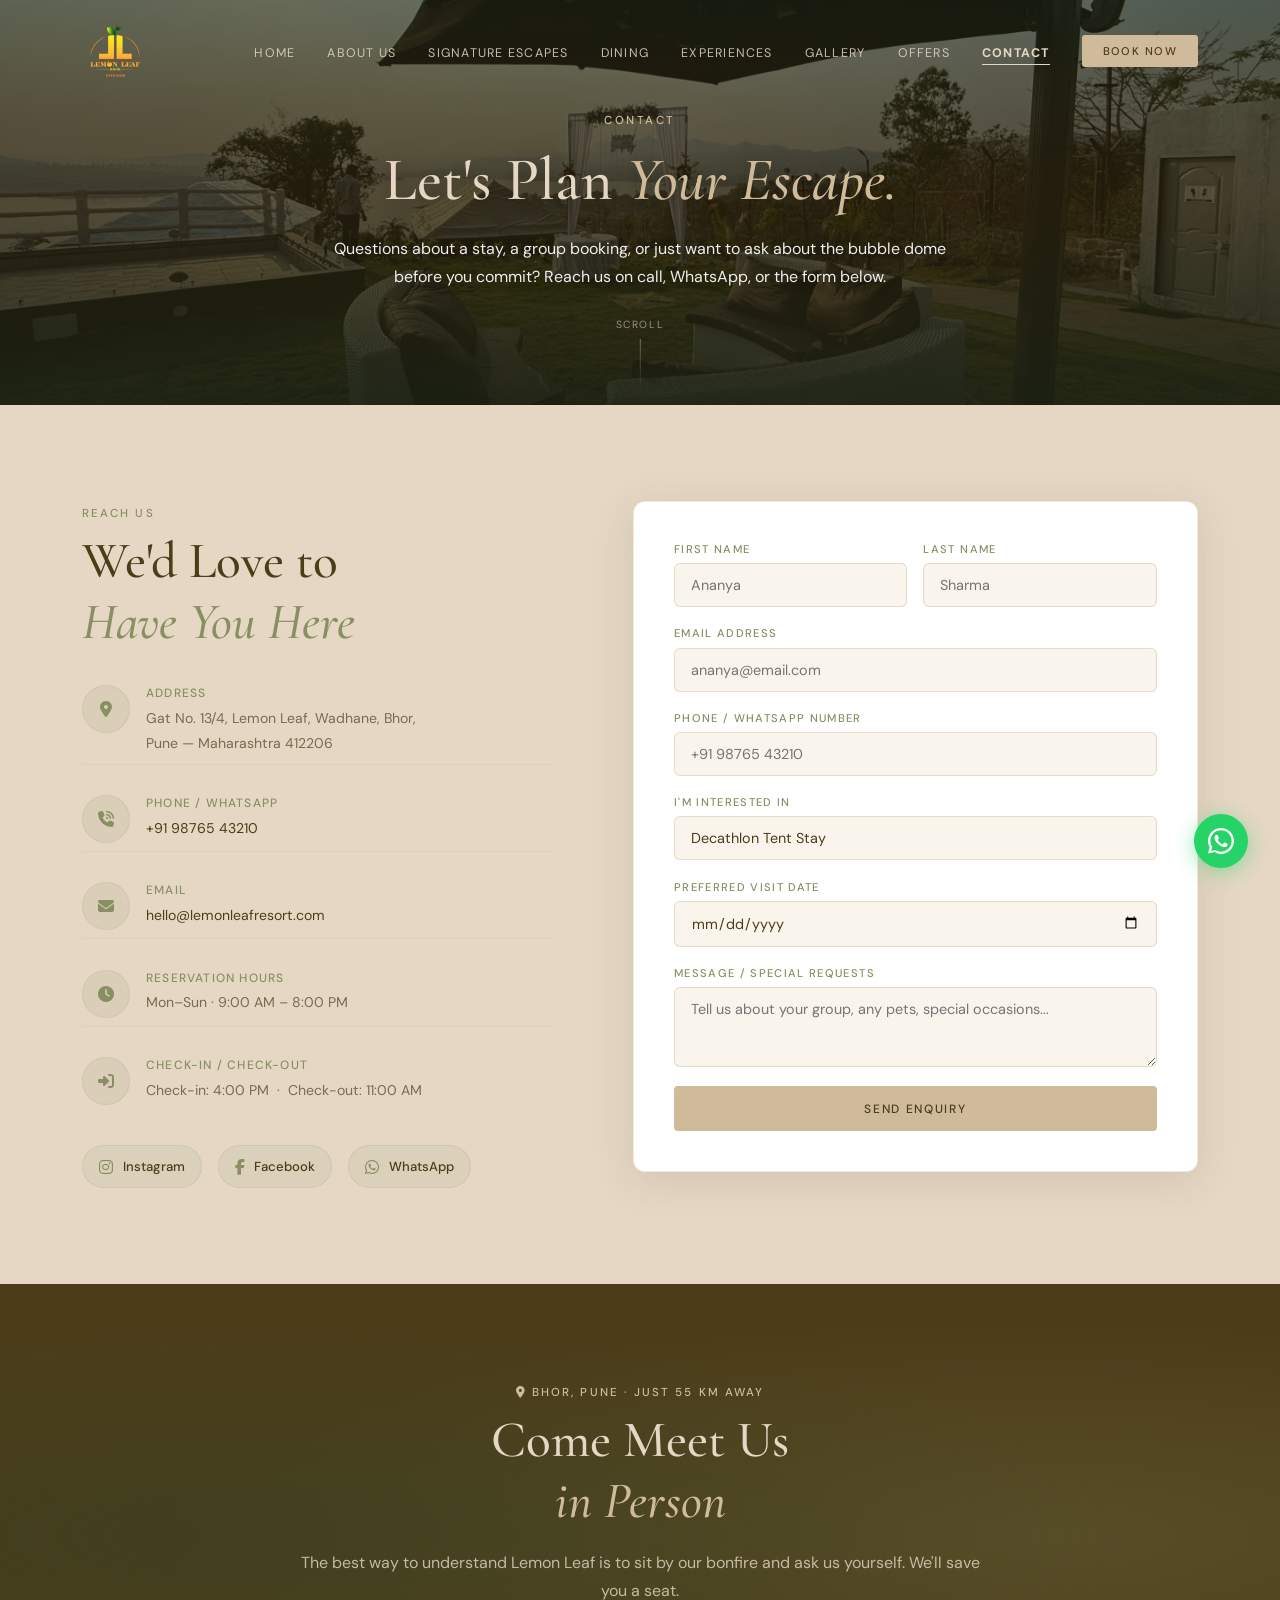
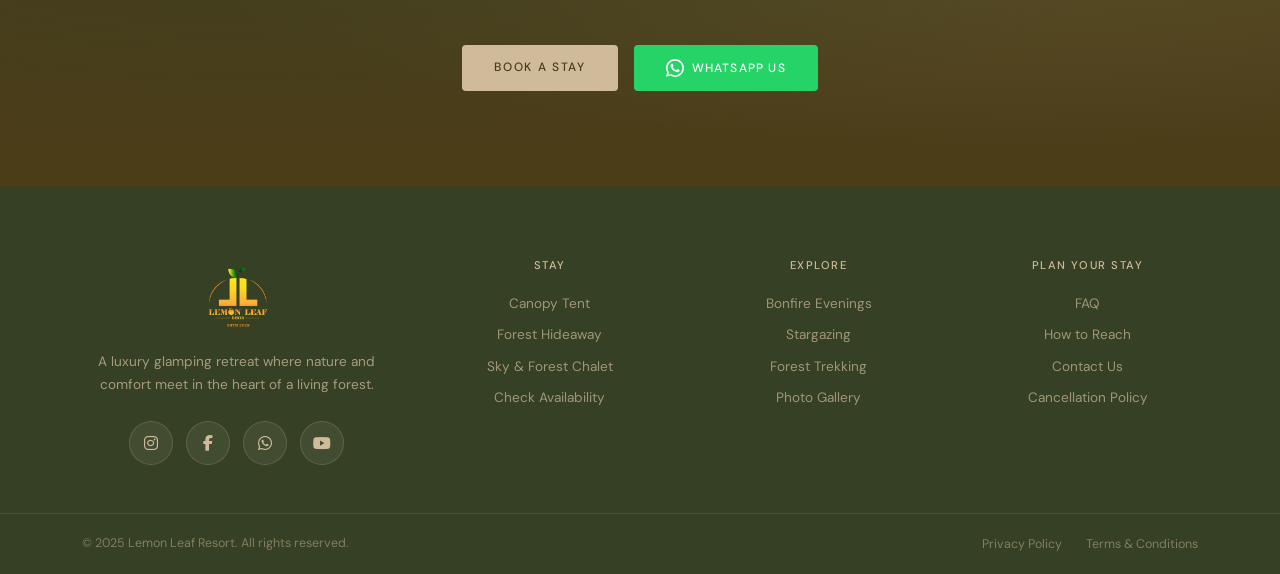
<file: contact/index.html>
<!DOCTYPE html>
<html lang="en">

<head>
    <meta charset="UTF-8" />
    <meta name="viewport" content="width=device-width, initial-scale=1.0" />
    <title>Contact Us — Lemon Leaf Resort Bhor | Bookings &amp; Enquiries</title>
    <link rel="icon" type="image/x-icon" href="/favicon_io/favicon.ico" />
    <meta name="description"
        content="Meet the founders of Lemon Leaf Resort, Bhor — Amol Patil, Harish Nair &amp; Prasoon Dangra. Discover the story behind Pune's premier luxury glamping escape." />
    <meta name="keywords"
        content="about lemon leaf resort, lemon leaf resort founders, luxury resort bhor owners, glamping resort pune story" />
    <link rel="preconnect" href="https://fonts.googleapis.com" />
    <link rel="preconnect" href="https://fonts.gstatic.com" crossorigin />
    <link
        href="https://fonts.googleapis.com/css2?family=Cormorant+Garamond:ital,wght@0,300;0,400;0,500;0,600;1,300;1,400;1,500&family=DM+Sans:wght@300;400;500&display=swap"
        rel="stylesheet" />
    <link rel="stylesheet" href="https://cdnjs.cloudflare.com/ajax/libs/font-awesome/6.7.2/css/all.min.css">
    <link rel="stylesheet" href="/css/style.css" />
    <style>
        .cn-hero {
            position: relative;
            height: 45vh;
            height: 45svh;
            min-height: 380px;
            max-height: 560px;
            display: flex;
            align-items: center;
            justify-content: center;
            overflow: hidden;
        }

        .cn-hero-bg {
            position: absolute;
            inset: 0;
            background-size: cover;
            background-position: center;
        }

        .cn-hero-overlay {
            position: absolute;
            inset: 0;
            background:
                linear-gradient(to bottom, rgba(0, 0, 0, 0.25), rgba(0, 0, 0, 0.45)),
                linear-gradient(to bottom, rgba(53, 64, 36, 0.55), rgba(76, 61, 25, 0.65), rgba(53, 64, 36, 0.88));
        }

        .cn-hero-content {
            position: relative;
            z-index: 2;
            text-align: center;
            padding: 0 1.5rem;
            max-width: 1100px;
            width: 100%;
        }

        .cn-hero-title {
            font-family: 'Cormorant Garamond', Georgia, serif;
            font-weight: 500;
            font-size: clamp(2.4rem, 5vw, 3.8rem);
            line-height: 1.18;
            color: var(--bone);
            margin: 0 auto 1.2rem;
            text-shadow: 0 4px 24px rgba(0, 0, 0, 0.5);
        }

        .cn-hero-title em {
            color: var(--tan);
            font-style: italic;
        }

        .cn-hero-sub {
            color: rgba(255, 255, 255, 0.92);
            text-shadow: 0 2px 12px rgba(0, 0, 0, 0.35);
            font-size: 1rem;
            line-height: 1.8;
            max-width: 620px;
            margin: 0 auto;
        }

        .cn-hero-scroll {
            position: absolute;
            bottom: 1rem;
            left: 50%;
            transform: translateX(-50%);
            z-index: 3;
            display: flex;
            flex-direction: column;
            align-items: center;
            gap: 8px;
        }

        .cn-hero-scroll span {
            font-size: 0.65rem;
            letter-spacing: 0.15em;
            text-transform: uppercase;
            color: rgba(229, 215, 196, 0.6);
        }

        /* ── CONTACT ── */
        .contact-section {
            padding: 6rem 0;
            background: var(--bone);
        }

        .contact-grid {
            display: grid;
            grid-template-columns: 1fr 1.2fr;
            gap: 5rem;
            align-items: start;
        }

        .contact-info h2 {
            margin-bottom: 1.5rem;
        }

        .contact-info h2 em {
            color: var(--moss);
        }

        .contact-details {
            display: flex;
            flex-direction: column;
            gap: 1.4rem;
            margin-bottom: 2rem;
        }

        .cd-item {
            display: flex;
            align-items: flex-start;
            gap: 1rem;
            padding: 0.5rem 0;
            border-bottom: 1px solid rgba(207, 187, 153, 0.25);
            transition: var(--trans);
        }

        .cd-item:last-child {
            border-bottom: none;
        }

        .cd-item:hover {
            transform: translateX(6px);
        }

        .cd-icon {
            width: 3rem;
            height: 3rem;
            min-width: 3rem;
            display: flex;
            align-items: center;
            justify-content: center;
            border-radius: 50%;
            background: rgba(136, 144, 99, 0.12);
            border: 1px solid rgba(136, 144, 99, 0.15);
            color: var(--moss);
            font-size: 1rem;
            flex-shrink: 0;
            transition: var(--trans);
        }

        .cd-item:hover .cd-icon {
            background: var(--moss);
            color: var(--white);
            transform: scale(1.08);
        }

        .cd-icon i {
            line-height: 1;
        }

        .cd-item strong {
            display: block;
            font-size: 0.75rem;
            font-weight: 500;
            letter-spacing: 0.1em;
            text-transform: uppercase;
            color: var(--moss);
            margin-bottom: 0.3rem;
        }

        .cd-item p {
            font-size: 0.88rem;
        }

        .cd-item a {
            color: var(--cafe);
            transition: color var(--trans);
        }

        .cd-item a:hover {
            color: var(--kombu);
        }

        .contact-social {
            display: flex;
            gap: 1rem;
            flex-wrap: wrap;
        }

        .contact-social a {
            display: inline-flex;
            align-items: center;
            gap: 0.6rem;
            padding: 0.75rem 1rem;
            background: rgba(136, 144, 99, 0.1);
            border: 1px solid rgba(136, 144, 99, 0.15);
            border-radius: 999px;
            color: var(--cafe);
            font-size: 0.82rem;
            font-weight: 500;
            transition: var(--trans);
        }

        .contact-social a i {
            color: var(--moss);
            font-size: 1rem;
            transition: var(--trans);
        }

        .contact-social a:hover {
            background: var(--moss);
            border-color: var(--moss);
            color: var(--white);
            transform: translateY(-2px);
        }

        .contact-social a:hover i {
            color: var(--white);
        }

        .contact-form-wrap {
            background: var(--white);
            border-radius: var(--radius);
            padding: 2.5rem;
            box-shadow: var(--shadow);
            border: 1px solid rgba(207, 187, 153, 0.3);
        }

        .form-row {
            display: grid;
            grid-template-columns: 1fr 1fr;
            gap: 1rem;
        }

        .form-group {
            display: flex;
            flex-direction: column;
            gap: 0.45rem;
            margin-bottom: 1.2rem;
        }

        .form-group label {
            font-size: 0.7rem;
            font-weight: 500;
            letter-spacing: 0.12em;
            text-transform: uppercase;
            color: var(--moss);
        }

        .form-group input,
        .form-group select,
        .form-group textarea {
            border: 1.5px solid rgba(207, 187, 153, 0.45);
            border-radius: 6px;
            padding: 0.75rem 1rem;
            font-size: 0.9rem;
            color: var(--cafe);
            background: var(--bone-lt);
            outline: none;
            transition: border-color var(--trans);
            width: 100%;
            -webkit-appearance: none;
        }

        .form-group input:focus,
        .form-group select:focus,
        .form-group textarea:focus {
            border-color: var(--moss);
        }

        .form-group textarea {
            resize: vertical;
        }

        .form-success {
            display: none;
            margin-top: 1rem;
            padding: 0.9rem 1.2rem;
            background: rgba(53, 64, 36, 0.08);
            border-radius: 6px;
            color: var(--kombu);
            font-size: 0.85rem;
            text-align: center;
        }

        .form-success.visible {
            display: block;
        }

        /* ── RESPONSIVE ── */
        @media (max-width: 1024px) {
            .story-grid {
                grid-template-columns: 1fr;
                gap: 2.5rem;
            }

            .story-img-wrap {
                aspect-ratio: 16/9;
                max-height: 380px;
            }

            .values-grid {
                grid-template-columns: 1fr;
                gap: 1.2rem;
            }

            .founders-grid {
                grid-template-columns: repeat(2, 1fr);
            }
        }

        @media (max-width: 768px) {
            .cn-hero {
                height: 60svh;
                min-height: 420px;
            }

            .story-section,
            .values-section,
            .founders-section,
            .journey-section {
                padding: 4rem 0;
            }

            .founders-grid {
                grid-template-columns: 1fr;
                gap: 1.5rem;
            }

            .founder-photo {
                height: 300px;
            }

            .journey-track {
                padding-left: 1.8rem;
            }

            .journey-dot {
                left: -1.8rem;
            }
        }

        @media (max-width: 480px) {
            .cn-hero {
                min-height: 380px;
            }

            .cn-hero-title {
                font-size: 2rem;
            }

            .value-card {
                padding: 2rem 1.4rem;
            }

            .founder-photo {
                height: 260px;
            }
        }
    </style>
</head>

<body>

    <div class="preloader" id="preloader">
        <div class="preloader-inner">
            <div class="preloader-logo">
                <img src="/images/logo/lemon-leaf-logo.png" alt="Lemon Leaf Resort"
                    onerror="this.style.display='none'" />
            </div>
            <div class="preloader-name">Lemon Leaf Resort</div>
            <div class="preloader-tagline">Contact</div>
            <div class="preloader-bar">
                <div class="preloader-fill" id="preloaderFill"></div>
            </div>
        </div>
    </div>

    <div id="navbar"></div>

    <section class="cn-hero" id="contact-hero">
        <div class="cn-hero-bg" style="background-image:url('/images/contact/contact-hero.jpg')"></div>
        <div class="cn-hero-overlay"></div>
        <div class="cn-hero-content">
            <div class="hero-eyebrow reveal-up">Contact</div>
            <h1 class="cn-hero-title reveal-up delay-1">Let's Plan<em> Your Escape.</em></h1>
            <p class="cn-hero-sub reveal-up delay-2">Questions about a stay, a group booking, or just want to ask about
                the bubble dome before you commit? Reach us on call, WhatsApp, or the form below.</p>
        </div>
        <div class="cn-hero-scroll">
            <span>Scroll</span>
            <div class="scroll-line"></div>
        </div>
    </section>

    <section class="contact-section" id="contact">
        <div class="container">
            <div class="contact-grid">
                <div class="contact-info reveal-left">
                    <span class="eyebrow">Reach Us</span>
                    <h2>We'd Love to<br /><em>Have You Here</em></h2>
                    <div class="contact-details">
                        <div class="cd-item"><span class="cd-icon"><i class="fa-solid fa-location-dot"></i></span>
                            <div><strong>Address</strong>
                                <p>Gat No. 13/4, Lemon Leaf, Wadhane, Bhor,<br />Pune — Maharashtra 412206</p>
                            </div>
                        </div>
                        <div class="cd-item"><span class="cd-icon"><i class="fa-solid fa-phone-volume"></i></span>
                            <div><strong>Phone / WhatsApp</strong>
                                <p><a href="tel:+919876543210">+91 98765 43210</a></p>
                            </div>
                        </div>
                        <div class="cd-item"><span class="cd-icon"><i class="fa-solid fa-envelope"></i></span>
                            <div><strong>Email</strong>
                                <p><a href="mailto:hello@lemonleafresort.com">hello@lemonleafresort.com</a></p>
                            </div>
                        </div>
                        <div class="cd-item"><span class="cd-icon"><i class="fa-solid fa-clock"></i></span>
                            <div><strong>Reservation Hours</strong>
                                <p>Mon–Sun · 9:00 AM – 8:00 PM</p>
                            </div>
                        </div>
                        <div class="cd-item"><span class="cd-icon"><i class="fa-solid fa-right-to-bracket"></i></span>
                            <div><strong>Check-in / Check-out</strong>
                                <p>Check-in: 4:00 PM &nbsp;·&nbsp; Check-out: 11:00 AM</p>
                            </div>
                        </div>
                    </div>
                    <div class="contact-social">
                        <a href="#" aria-label="Instagram"> <i class="fa-brands fa-instagram"></i> Instagram</a>
                        <a href="#" aria-label="Facebook"> <i class="fa-brands fa-facebook-f"></i> Facebook</a>
                        <a href="https://wa.me/919876543210" aria-label="WhatsApp"><i class="fa-brands fa-whatsapp"></i>
                            WhatsApp</a>
                    </div>
                </div>
                <div class="contact-form-wrap reveal-right">
                    <form id="contactForm" novalidate>
                        <div class="form-row">
                            <div class="form-group"><label for="fname">First Name</label><input type="text" id="fname"
                                    placeholder="Ananya" required /></div>
                            <div class="form-group"><label for="lname">Last Name</label><input type="text" id="lname"
                                    placeholder="Sharma" required /></div>
                        </div>
                        <div class="form-group"><label for="email">Email Address</label><input type="email" id="email"
                                placeholder="ananya@email.com" required /></div>
                        <div class="form-group"><label for="phone">Phone / WhatsApp Number</label><input type="tel"
                                id="phone" placeholder="+91 98765 43210" /></div>
                        <div class="form-group">
                            <label for="interest">I'm Interested In</label>
                            <select id="interest">
                                <option>Decathlon Tent Stay</option>
                                <option>Glamping Pod</option>
                                <option>Luxury Bubble Dome</option>
                                <option>Rajasthani Tent</option>
                                <option>Group / Corporate Booking</option>
                                <option>Weekend Package</option>
                                <option>General Enquiry</option>
                            </select>
                        </div>
                        <div class="form-group"><label for="visitdate">Preferred Visit Date</label><input type="date"
                                id="visitdate" /></div>
                        <div class="form-group"><label for="message">Message / Special Requests</label><textarea
                                id="message" rows="3"
                                placeholder="Tell us about your group, any pets, special occasions..."></textarea></div>
                        <button type="submit" class="btn-primary btn-full">Send Enquiry</button>
                        <div class="form-success" id="formSuccess">✓ Enquiry sent! Our team will reach you within a few
                            hours on WhatsApp or phone.</div>
                    </form>
                </div>
            </div>
        </div>
    </section>

    <!-- CTA BANNER (reused pattern) -->
    <section class="cta-banner">
        <div class="cta-banner-bg"></div>
        <div class="cta-banner-inner">
            <div class="cta-content reveal-up">
                <span class="eyebrow eyebrow--light"><i class="fa-solid fa-location-dot"></i> Bhor, Pune · Just 55
                    km Away</span>
                <h2>Come Meet Us<br /><em>in Person</em></h2>
                <p>The best way to understand Lemon Leaf is to sit by our bonfire and ask us yourself. We'll save
                    you a seat.</p>
                <div class="cta-actions">
                    <a href="index.html#book" class="btn-primary">Book a Stay</a>
                    <a href="https://wa.me/919876543210" target="_blank" rel="noopener" class="btn-whatsapp">
                        <svg width="18" height="18" viewBox="0 0 24 24" fill="currentColor">
                            <path
                                d="M17.472 14.382c-.297-.149-1.758-.867-2.03-.967-.273-.099-.471-.148-.67.15-.197.297-.767.966-.94 1.164-.173.199-.347.223-.644.075-.297-.15-1.255-.463-2.39-1.475-.883-.788-1.48-1.761-1.653-2.059-.173-.297-.018-.458.13-.606.134-.133.298-.347.446-.52.149-.174.198-.298.298-.497.099-.198.05-.371-.025-.52-.075-.149-.669-1.612-.916-2.207-.242-.579-.487-.5-.669-.51-.173-.008-.371-.01-.57-.01-.198 0-.52.074-.792.372-.272.297-1.04 1.016-1.04 2.479 0 1.462 1.065 2.875 1.213 3.074.149.198 2.096 3.2 5.077 4.487.709.306 1.262.489 1.694.625.712.227 1.36.195 1.871.118.571-.085 1.758-.719 2.006-1.413.248-.694.248-1.289.173-1.413z" />
                            <path
                                d="M12 0C5.373 0 0 5.373 0 12c0 2.114.552 4.1 1.512 5.834L.057 23.57l5.91-1.47A11.945 11.945 0 0012 24c6.627 0 12-5.373 12-12S18.627 0 12 0zm0 21.818a9.8 9.8 0 01-4.997-1.37l-.358-.213-3.707.922.986-3.604-.234-.37A9.79 9.79 0 012.182 12c0-5.418 4.4-9.818 9.818-9.818 5.418 0 9.818 4.4 9.818 9.818 0 5.419-4.4 9.818-9.818 9.818z" />
                        </svg>
                        WhatsApp Us
                    </a>
                </div>
            </div>
        </div>
    </section>

    <div id="footer"></div>

    <!-- WhatsApp FAB -->
    <a href="https://wa.me/919876543210" class="whatsapp-fab" target="_blank" rel="noopener"
        aria-label="Chat on WhatsApp">
        <svg width="26" height="26" viewBox="0 0 24 24" fill="currentColor">
            <path
                d="M17.472 14.382c-.297-.149-1.758-.867-2.03-.967-.273-.099-.471-.148-.67.15-.197.297-.767.966-.94 1.164-.173.199-.347.223-.644.075-.297-.15-1.255-.463-2.39-1.475-.883-.788-1.48-1.761-1.653-2.059-.173-.297-.018-.458.13-.606.134-.133.298-.347.446-.52.149-.174.198-.298.298-.497.099-.198.05-.371-.025-.52-.075-.149-.669-1.612-.916-2.207-.242-.579-.487-.5-.669-.51-.173-.008-.371-.01-.57-.01-.198 0-.52.074-.792.372-.272.297-1.04 1.016-1.04 2.479 0 1.462 1.065 2.875 1.213 3.074.149.198 2.096 3.2 5.077 4.487.709.306 1.262.489 1.694.625.712.227 1.36.195 1.871.118.571-.085 1.758-.719 2.006-1.413.248-.694.248-1.289.173-1.413z" />
            <path
                d="M12 0C5.373 0 0 5.373 0 12c0 2.114.552 4.1 1.512 5.834L.057 23.57l5.91-1.47A11.945 11.945 0 0012 24c6.627 0 12-5.373 12-12S18.627 0 12 0zm0 21.818a9.8 9.8 0 01-4.997-1.37l-.358-.213-3.707.922.986-3.604-.234-.37A9.79 9.79 0 012.182 12c0-5.418 4.4-9.818 9.818-9.818 5.418 0 9.818 4.4 9.818 9.818 0 5.419-4.4 9.818-9.818 9.818z" />
        </svg>
    </a>

    <script src="/js/script.js"></script>
</body>

</html>
</file>
<file: css/style.css>
*,
*::before,
*::after {
    box-sizing: border-box;
    margin: 0;
    padding: 0;
}

html {
    scroll-behavior: smooth;
    font-size: 16px;
}

body {
    font-family: 'DM Sans', sans-serif;
    background: #F9F4EC;
    color: #4C3D19;
    overflow-x: hidden;
}

img {
    display: block;
    width: 100%;
    height: 100%;
    object-fit: cover;
}

a {
    text-decoration: none;
    color: inherit;
}

ul {
    list-style: none;
}

button {
    cursor: pointer;
    border: none;
    background: none;
    font-family: inherit;
}

input,
select,
textarea {
    font-family: inherit;
    font-size: 1rem;
}

/* ── CSS VARIABLES ── */
:root {
    --cafe: #4C3D19;
    --kombu: #354024;
    --moss: #889063;
    --tan: #CFBB99;
    --bone: #E5D7C4;
    --bone-lt: #F9F4EC;
    --white: #ffffff;
    --shadow: 0 8px 40px rgba(76, 61, 25, 0.12);
    --radius: 12px;
    --trans: 0.35s cubic-bezier(0.4, 0, 0.2, 1);
}

h1,
h2,
h3,
h4,
h5,
h6 {
    font-family: 'Cormorant Garamond', Georgia, serif;
    font-weight: 500;
    line-height: 1.2;
}

h1 {
    font-size: clamp(2.6rem, 6vw, 5rem);
}

h2 {
    font-size: clamp(2rem, 4vw, 3.2rem);
}

h3 {
    font-size: 1.5rem;
}

h4 {
    font-size: 1.25rem;
}

h5 {
    font-size: 1.05rem;
}

em {
    font-style: italic;
    color: inherit;
}

p {
    line-height: 1.75;
    color: #7a6a50;
}

.eyebrow {
    display: inline-block;
    font-family: 'DM Sans', sans-serif;
    font-size: 0.72rem;
    font-weight: 500;
    letter-spacing: 0.18em;
    text-transform: uppercase;
    color: var(--moss);
    margin-bottom: 0.6rem;
}

.eyebrow--light {
    color: var(--tan);
}

.container {
    max-width: 1180px;
    margin: 0 auto;
    padding: 0 2rem;
}

.btn-primary {
    display: inline-block;
    background: var(--tan);
    color: var(--cafe);
    font-size: 0.75rem;
    font-weight: 500;
    letter-spacing: 0.14em;
    text-transform: uppercase;
    padding: 0.9rem 2rem;
    border-radius: 4px;
    transition: background var(--trans), transform var(--trans), box-shadow var(--trans);
}

.btn-primary:hover {
    background: var(--cafe);
    color: var(--bone);
    transform: translateY(-2px);
    box-shadow: 0 8px 24px rgba(76, 61, 25, 0.25);
}

.btn-ghost {
    display: inline-block;
    border: 1.5px solid rgba(229, 215, 196, 0.6);
    color: var(--bone);
    font-size: 0.75rem;
    font-weight: 500;
    letter-spacing: 0.14em;
    text-transform: uppercase;
    padding: 0.9rem 2rem;
    border-radius: 4px;
    transition: background var(--trans), color var(--trans);
}

.btn-ghost:hover {
    background: rgba(229, 215, 196, 0.15);
}

.btn-outline {
    display: inline-block;
    border: 1.5px solid var(--cafe);
    color: var(--cafe);
    font-size: 0.75rem;
    font-weight: 500;
    letter-spacing: 0.14em;
    text-transform: uppercase;
    padding: 0.9rem 2rem;
    border-radius: 4px;
    transition: background var(--trans), color var(--trans);
}

.btn-outline:hover {
    background: var(--cafe);
    color: var(--bone);
}

.btn-sm {
    display: inline-block;
    background: var(--kombu);
    color: var(--bone);
    font-size: 0.7rem;
    font-weight: 500;
    letter-spacing: 0.1em;
    text-transform: uppercase;
    padding: 0.6rem 1.2rem;
    border-radius: 4px;
    transition: background var(--trans);
}

.btn-sm:hover {
    background: var(--cafe);
}

.btn-full {
    width: 100%;
    text-align: center;
}

.btn-whatsapp {
    display: inline-flex;
    align-items: center;
    gap: 0.5rem;
    background: #25D366;
    color: var(--white);
    font-size: 0.75rem;
    font-weight: 500;
    letter-spacing: 0.1em;
    text-transform: uppercase;
    padding: 0.9rem 2rem;
    border-radius: 4px;
    transition: background var(--trans), transform var(--trans);
}

.btn-whatsapp:hover {
    background: #1EB859;
    transform: translateY(-2px);
}

.btn-whatsapp-sm {
    display: inline-flex;
    align-items: center;
    gap: 0.4rem;
    background: #25D366;
    color: var(--white);
    font-size: 0.7rem;
    font-weight: 500;
    letter-spacing: 0.08em;
    text-transform: uppercase;
    padding: 0.7rem 1.2rem;
    border-radius: 4px;
    transition: background var(--trans), transform var(--trans);
}

.btn-whatsapp-sm:hover {
    background: #1EB859;
    transform: translateY(-2px);
}

.preloader {
    position: fixed;
    inset: 0;
    background: var(--kombu);
    display: flex;
    align-items: center;
    justify-content: center;
    z-index: 9999;
    transition: opacity 0.6s ease, visibility 0.6s ease;
}

.preloader.hidden {
    opacity: 0;
    visibility: hidden;
    pointer-events: none;
}

.preloader-inner {
    display: flex;
    flex-direction: column;
    align-items: center;
    text-align: center;
}

.preloader-logo {
    width: 180px;
    height: auto;
    border: none;
    border-radius: 0;
    overflow: visible;
    box-shadow: none;
}

.preloader-logo img {
    width: 100%;
    height: auto;
    object-fit: contain;
}

.preloader-name {
    font-family: 'Cormorant Garamond', serif;
    font-size: 2rem;
    color: var(--bone);
    letter-spacing: 0.12em;
    margin-bottom: 1.5rem;
}

.preloader-tagline {
    font-size: 0.72rem;
    letter-spacing: 0.18em;
    text-transform: uppercase;
    color: var(--tan);
    margin-bottom: 1.6rem;
}

.preloader-bar {
    width: 180px;
    height: 3px;
    background: rgba(229, 215, 196, 0.15);
    border-radius: 999px;
    overflow: hidden;
}

.preloader-fill {
    width: 0;
    height: 100%;
    background: linear-gradient(90deg,
            var(--tan),
            var(--bone));
    border-radius: inherit;
    transition: width 0.08s linear;
}

@keyframes pulse {

    0%,
    100% {
        transform: scale(1)
    }

    50% {
        transform: scale(1.08)
    }
}

.nav {
    position: fixed;
    top: 0;
    left: 0;
    right: 0;
    z-index: 1000;
    padding: 1.2rem 0;
    transition: background var(--trans), padding var(--trans), box-shadow var(--trans);
}

.nav.scrolled {
    background: var(--kombu);
    padding: 0.75rem 0;
    box-shadow: 0 4px 24px rgba(53, 64, 36, 0.4);
}

.nav-inner {
    max-width: 1180px;
    margin: 0 auto;
    padding: 0 2rem;
    display: flex;
    align-items: center;
    justify-content: space-between;
    gap: 2rem;
}

.logo {
    display: flex;
    align-items: center;
    flex-shrink: 0;
}

.nav-logo {
    display: flex;
    align-items: center;
    justify-content: center;
}

.nav-logo img {
    display: block;
    width: auto;
    height: 64px;
    max-height: 64px;
    object-fit: contain;
    transition: transform 0.3s ease;
}

.nav-logo:hover img {
    transform: scale(1.05);
}

.nav-links {
    display: flex;
    gap: 2rem;
    align-items: center;
    margin-left: auto;
}

.nav-links a {
    font-size: 0.78rem;
    font-weight: 400;
    letter-spacing: 0.1em;
    text-transform: uppercase;
    color: rgba(229, 215, 196, 0.85);
    transition: color var(--trans);
    position: relative;
    padding-bottom: 2px;
}

.nav-links a::after {
    content: '';
    position: absolute;
    bottom: -2px;
    left: 0;
    width: 0;
    height: 1px;
    background: var(--tan);
    transition: width var(--trans);
}

.nav-links a:hover {
    color: var(--bone);
}

.nav-links a:hover::after {
    width: 100%;
}

.nav-links a.active,
.mm-link.active {
    color: var(--bone);
    font-weight: 700;
}

.nav-links a.active::after,
.mm-link.active::after {
    width: 100%;
    background: var(--bone);
}

.nav-cta {
    background: var(--tan);
    color: var(--cafe);
    font-size: 0.7rem;
    font-weight: 500;
    letter-spacing: 0.13em;
    text-transform: uppercase;
    padding: 0.55rem 1.3rem;
    border-radius: 3px;
    transition: background var(--trans), color var(--trans);
    flex-shrink: 0;
}

.nav-cta:hover {
    background: var(--cafe);
    color: var(--bone);
}

.nav-hamburger {
    display: none;
    flex-direction: column;
    gap: 5px;
    padding: 4px;
}

.nav-hamburger span {
    display: block;
    width: 22px;
    height: 2px;
    background: var(--bone);
    border-radius: 2px;
    transition: var(--trans);
}

.mobile-menu {
    position: fixed;
    top: 0;
    right: -300px;
    width: 280px;
    height: 100vh;
    background: var(--kombu);
    z-index: 1200;
    padding: 5rem 2.5rem 2.5rem;
    transition: right 0.4s cubic-bezier(0.4, 0, 0.2, 1);
    display: flex;
    flex-direction: column;
}

.mobile-menu.open {
    right: 0;
}

.mobile-menu ul {
    display: flex;
    flex-direction: column;
    gap: 0;
}

.mobile-menu li {
    border-bottom: 1px solid rgba(207, 187, 153, 0.15);
}

.mm-link {
    display: block;
    padding: 1rem 0;
    font-size: 0.85rem;
    letter-spacing: 0.1em;
    text-transform: uppercase;
    color: var(--tan);
    transition: color var(--trans);
}

.mm-link:hover {
    color: var(--bone);
}

.mm-cta {
    display: block;
    margin-top: 2rem;
    text-align: center;
    background: var(--tan);
    color: var(--cafe);
    font-size: 0.75rem;
    font-weight: 500;
    letter-spacing: 0.12em;
    text-transform: uppercase;
    padding: 0.85rem;
    border-radius: 4px;
}

.mobile-menu-close {
    position: absolute;
    top: 1.5rem;
    right: 1.5rem;
    color: var(--bone);
    font-size: 1.2rem;
    opacity: 0.7;
}

.mobile-overlay {
    position: fixed;
    inset: 0;
    background: rgba(53, 64, 36, 0.6);
    z-index: 1100;
    opacity: 0;
    pointer-events: none;
    transition: opacity 0.4s;
}

.mobile-overlay.active {
    opacity: 1;
    pointer-events: all;
}

.hero {
    position: relative;
    height: 100vh;
    height: 100svh;
    min-height: 600px;
    max-height: 900px;
    display: flex;
    flex-direction: column;
    align-items: center;
    justify-content: center;
    overflow: hidden;
}

.hero-bg {
    position: absolute;
    inset: 0;
}

.hero-slide {
    position: absolute;
    inset: 0;
    background-size: cover;
    background-position: center;
    /* filter: brightness(0.65); */
    opacity: 0;
    transition: opacity 1.2s ease;
}

.hero-slide.active {
    opacity: 1;
}

.hero-overlay {
    position: absolute;
    inset: 0;
    background:
        linear-gradient(to bottom,
            rgba(0, 0, 0, 0.25),
            rgba(0, 0, 0, 0.45)),
        linear-gradient(to bottom,
            rgba(53, 64, 36, 0.45),
            rgba(76, 61, 25, 0.60),
            rgba(53, 64, 36, 0.85));
}

.hero-content {
    position: relative;
    z-index: 2;
    text-align: center;
    padding: 0 1.5rem;
    max-width: 1100px;
    width: 100%;
    margin-top: 0;
}

.hero-location {
    display: inline-block;
    font-size: 0.78rem;
    font-weight: 500;
    letter-spacing: 0.08em;
    color: var(--bone);
    background: rgba(229, 215, 196, 0.12);
    border: 1px solid rgba(229, 215, 196, 0.3);
    padding: 0.4rem 1rem;
    border-radius: 20px;
    margin-bottom: 1rem;
}

.hero-eyebrow {
    font-size: 0.72rem;
    font-weight: 500;
    letter-spacing: 0.22em;
    text-transform: uppercase;
    color: var(--tan);
    margin-bottom: 1rem;
    display: block;
}

.hero-title {
    color: var(--bone);
    max-width: 1050px;
    margin: 0 auto 1.4rem;
    text-shadow: 0 4px 24px rgba(0, 0, 0, 0.5);
}

.hero-title em {
    color: var(--tan);
    font-style: italic;
}

.hero-sub {
    color: rgba(255, 255, 255, 0.92);
    text-shadow: 0 2px 12px rgba(0, 0, 0, 0.35);
    font-size: .95rem;
    line-height: 1.7;
    opacity: 0.65;
    max-width: 950px;
    margin: 0 auto 2rem;
}

.hero-btns {
    display: flex;
    gap: 1rem;
    justify-content: center;
    flex-wrap: wrap;
}

.hero-slider-dots {
    position: absolute;
    bottom: 6rem;
    right: 2.5rem;
    z-index: 3;
    display: flex;
    flex-direction: column;
    gap: 8px;
}

.dot {
    width: 6px;
    height: 6px;
    border-radius: 50%;
    background: rgba(229, 215, 196, 0.4);
    transition: background var(--trans), transform var(--trans);
}

.dot.active {
    background: var(--tan);
    transform: scale(1.4);
}

.hero-scroll-hint {
    position: absolute;
    bottom: 6.5rem;
    left: 2.5rem;
    z-index: 3;
    display: flex;
    flex-direction: column;
    align-items: center;
    gap: 8px;
}

.hero-scroll-hint span {
    font-size: 0.65rem;
    letter-spacing: 0.15em;
    text-transform: uppercase;
    color: rgba(229, 215, 196, 0.5);
    writing-mode: vertical-rl;
}

.scroll-line {
    width: 1px;
    height: 50px;
    background: linear-gradient(to bottom, rgba(207, 187, 153, 0.5), transparent);
    animation: scrollDown 2s ease infinite;
}

@keyframes scrollDown {
    0% {
        height: 0;
        opacity: 1
    }

    100% {
        height: 50px;
        opacity: 0
    }
}

.hero-stat-section {
    position: relative;
    background: rgba(53, 64, 36, 0.9);
    border-top: 1px solid rgba(207, 187, 153, 0.15);
}

.hero-stats {
    display: flex;
    align-items: center;
    justify-content: center;
    flex-wrap: wrap;
    gap: 0.5rem 0;
    padding: 1.3rem 2rem;
    max-width: 1180px;
    margin: 0 auto;
}

.hero-stat {
    display: flex;
    flex-direction: column;
    align-items: center;
    padding: 0.4rem 2rem;
}

.hero-stat strong {
    font-family: 'Cormorant Garamond', serif;
    font-size: 1.8rem;
    font-weight: 500;
    color: var(--bone);
    line-height: 1;
}

.hero-stat span {
    font-size: 0.68rem;
    letter-spacing: 0.12em;
    text-transform: uppercase;
    color: var(--tan);
    margin-top: 0.3rem;
}

.hero-stat-divider {
    width: 1px;
    height: 40px;
    background: rgba(207, 187, 153, 0.25);
    flex-shrink: 0;
}

.book-section {
    background: var(--bone-lt);
    padding: 2.5rem 2rem;
}

.book-bar {
    max-width: 1050px;
    margin: 0 auto;
    display: flex;
    align-items: stretch;
    background: var(--white);
    border-radius: var(--radius);
    box-shadow: var(--shadow);
    border: 1px solid rgba(207, 187, 153, 0.35);
    overflow: hidden;
}

.book-field {
    flex: 1;
    padding: 1rem 1.5rem;
    display: flex;
    flex-direction: column;
    gap: 0.35rem;
    min-width: 0;
}

.book-field label {
    font-size: 0.65rem;
    font-weight: 500;
    letter-spacing: 0.12em;
    text-transform: uppercase;
    color:
        var(--moss);
}

.book-field label small {
    font-weight: 400;
    text-transform: none;
    letter-spacing: 0;
    color: var(--tan);
}

.book-field input,
.book-field select {
    border: none;
    outline: none;
    font-size: 0.92rem;
    color: var(--cafe);
    background:
        transparent;
    width: 100%;
    cursor: pointer;
    -webkit-appearance: none;
}

.book-sep {
    width: 1px;
    background: rgba(207, 187, 153, 0.4);
    margin: 0.8rem 0;
    flex-shrink: 0;
}

.book-btn {
    background: var(--kombu);
    color: var(--bone);
    font-size: 0.72rem;
    font-weight: 500;
    letter-spacing: 0.13em;
    text-transform: uppercase;
    padding: 0 2.5rem;
    border-radius: 0 var(--radius) var(--radius) 0;
    transition: background var(--trans);
    flex-shrink: 0;
    white-space: nowrap;
}

.book-btn:hover {
    background: var(--cafe);
}

/* ── SECTION HEADER ── */
.section-header {
    text-align: center;
    max-width: 640px;
    margin: 0 auto 3.5rem;
}

.section-header h2 {
    margin-bottom: 1rem;
}

.section-header h2 em {
    color: var(--moss);
}

.section-header p {
    font-size: 0.95rem;
}

.section-header--light h2 em {
    color: var(--tan);
}

.section-header--light p {
    color: rgba(229, 215, 196, 0.75);
}

/* ── ABOUT ── */
.about-strip {
    padding: 6rem 0;
    background: var(--bone-lt);
}

.about-grid {
    display: grid;
    grid-template-columns: 1fr 1fr;
    gap: 5rem;
    align-items: center;
}

.about-img-wrap {
    position: relative;
    border-radius: var(--radius);
    overflow: hidden;
    aspect-ratio: 4/5;
    box-shadow:
        var(--shadow);
}

.about-badge {
    position: absolute;
    bottom: 1.5rem;
    left: 1.5rem;
    background: var(--tan);
    color: var(--cafe);
    font-size:
        0.7rem;
    font-weight: 500;
    letter-spacing: 0.1em;
    text-transform: uppercase;
    padding: 0.5rem 1.1rem;
    border-radius: 3px;
}

.about-content h2 {
    margin-bottom: 1.2rem;
}

.about-content h2 em {
    color: var(--moss);
}

.about-content p {
    margin-bottom: 1rem;
}

.about-features {
    margin: 1.8rem 0 2rem;
    display: flex;
    flex-direction: column;
    gap: 0.5rem;
}

/* .about-features li {
    display: flex;
    align-items: center;
    gap: 0.7rem;
    font-size: 0.9rem;
    color: var(--cafe);
} */

.about-features li {
    display: flex;
    align-items: center;
    gap: 1rem;
    padding: 0.50rem 1rem;
    background: var(--white);
    border: 1px solid rgba(207, 187, 153, 0.25);
    border-radius: var(--radius);
    transition: var(--trans);
}

.about-features li:hover {
    transform: translateX(6px);
    border-color: var(--tan);
    box-shadow: var(--shadow);
}

.feat-icon {
    width: 3rem;
    height: 3rem;
    min-width: 3rem;
    display: flex;
    align-items: center;
    justify-content: center;
    border-radius: 50%;
    background: rgba(136, 144, 99, 0.12);
    font-size: 1rem;
    transition: var(--trans);
}

.about-features li:hover .feat-icon {
    background: var(--moss);
    color: var(--white);
}

.feat-icon i {
    line-height: 1;
}

.about-ctas {
    display: flex;
    gap: 1rem;
    flex-wrap: wrap;
}

/* ── STAYS ── */
.stays-section {
    padding: 6rem 0;
    background: var(--bone);
}

.stays-grid {
    display: grid;
    grid-template-columns: repeat(2, 1fr);
    gap: 1.5rem;
}

.stay-card {
    background: var(--white);
    border-radius: var(--radius);
    overflow: hidden;
    box-shadow: var(--shadow);
    transition: transform var(--trans), box-shadow var(--trans);
    display: flex;
    flex-direction: column;
}

.stay-card:hover {
    transform: translateY(-6px);
    box-shadow: 0 20px 50px rgba(76, 61, 25, 0.18);
}

.stay-card.featured {
    border: 2px solid var(--moss);
}

.stay-img {
    position: relative;
    height: 220px;
    overflow: hidden;
    flex-shrink: 0;
}

.stay-img img {
    transition: transform 0.7s ease;
}

.stay-card:hover .stay-img img {
    transform: scale(1.06);
}

.stay-tag {
    position: absolute;
    top: 1rem;
    left: 1rem;
    background: var(--tan);
    color: var(--cafe);
    font-size: 0.65rem;
    font-weight: 500;
    letter-spacing: 0.08em;
    text-transform: uppercase;
    padding: 0.3rem 0.75rem;
    border-radius: 3px;
}

.stay-body {
    padding: 1.6rem;
    display: flex;
    flex-direction: column;
    flex: 1;
}

.stay-meta {
    display: flex;
    justify-content: space-between;
    align-items: center;
    font-size: 0.7rem;
    letter-spacing:
        0.07em;
    text-transform: uppercase;
    color: var(--moss);
    margin-bottom: 0.7rem;
}

.stay-body h3 {
    font-size: 1.4rem;
    color: var(--cafe);
    margin-bottom: 0.6rem;
}

.stay-body p {
    font-size: 0.86rem;
    margin-bottom: 1.1rem;
}

.stay-amenities {
    display: flex;
    flex-direction: column;
    gap: 0.4rem;
    margin-bottom: 1.3rem;
}

.stay-amenities li {
    font-size: 0.8rem;
    color: var(--cafe);
    padding-left: 1rem;
    position: relative;
}

.stay-amenities li::before {
    content: '✓';
    position: absolute;
    left: 0;
    color: var(--moss);
    font-size: 0.7rem;
}

/* Pricing block — weekday / weekend */
.pricing-block {
    background: var(--bone-lt);
    border-radius: 8px;
    padding: 0.9rem 1rem;
    margin-bottom: 1.3rem;
    display:
        flex;
    flex-direction: column;
    gap: 0.5rem;
}

.price-row {
    display: flex;
    justify-content: space-between;
    align-items: center;
}

.price-label {
    font-size: 0.75rem;
    font-weight: 500;
    color: var(--moss);
    text-transform: uppercase;
    letter-spacing:
        0.05em;
}

.price-val {
    font-family: 'Cormorant Garamond', serif;
    font-size: 1.15rem;
    font-weight: 500;
    color: var(--cafe);
}

.price-val small {
    font-size: 0.68rem;
    color: var(--moss);
    font-family: 'DM Sans', sans-serif;
}

.price-row.weekend {
    padding-top: 0.4rem;
    border-top: 1px dashed rgba(207, 187, 153, 0.6);
}

.price-row.weekend .price-val {
    color: var(--kombu);
}

.stay-footer {
    display: flex;
    gap: 0.7rem;
    margin-top: auto;
}

.stay-footer .btn-sm,
.stay-footer .btn-sm-outline {
    flex: 1;
}

/* Timings note */
.timings-note {
    display: flex;
    align-items: center;
    justify-content: center;
    gap: 0.6rem;
    flex-wrap: wrap;
    margin-top: 2.5rem;
    padding: 1rem 1.5rem;
    background: var(--white);
    border-radius: 8px;
    font-size: 0.82rem;
    color: var(--cafe);
    border: 1px solid rgba(207, 187, 153, 0.4);
}

.tn-sep {
    color: var(--tan);
}

/* ── PACKAGES SECTION ── */
.packages-section {
    padding: 6rem 0;
    background: var(--kombu);
}

.packages-section .section-header h2 {
    color: var(--bone);
}

.pkg-grid {
    display: grid;
    grid-template-columns: repeat(4, 1fr);
    gap: 1.2rem;
    margin-bottom: 2.5rem;
}

.pkg-card {
    background: rgba(229, 215, 196, 0.07);
    border: 1px solid rgba(207, 187, 153, 0.18);
    border-radius: var(--radius);
    padding: 1.8rem 1.3rem;
    text-align: center;
    transition:
        transform var(--trans),
        background var(--trans),
        border-color var(--trans),
        box-shadow var(--trans);
}

.pkg-card:hover {
    background: rgba(229, 215, 196, 0.12);
    border-color: rgba(207, 187, 153, 0.35);
    transform: translateY(-6px);
    box-shadow: 0 12px 32px rgba(0, 0, 0, 0.18);
}

.pkg-icon {
    width: 4rem;
    height: 4rem;
    margin: 0 auto 1rem;
    display: flex;
    align-items: center;
    justify-content: center;
    border-radius: 50%;
    background: rgba(136, 144, 99, 0.12);
    border: 1px solid rgba(207, 187, 153, 0.15);
    color: var(--tan);
    font-size: 1.25rem;
    transition: var(--trans);
}

.pkg-card:hover .pkg-icon {
    background: var(--moss);
    border-color: var(--moss);
    color: var(--white);
    transform: scale(1.08);
}

.pkg-card h4 {
    color: var(--bone);
    font-size: 1.02rem;
    margin-bottom: 0.5rem;
}

.pkg-card p {
    color: rgba(207, 187, 153, 0.8);
    font-size: 0.8rem;
    line-height: 1.6;
}

.bbq-addon {
    display: flex;
    align-items: center;
    gap: 1.2rem;
    flex-wrap: wrap;
    background: rgba(229, 215, 196, 0.1);
    border: 1px solid rgba(207, 187, 153, 0.25);
    border-radius: var(--radius);
    padding: 1.4rem 1.8rem;
}

.bbq-icon {
    width: 4rem;
    height: 4rem;
    display: flex;
    align-items: center;
    justify-content: center;
    flex-shrink: 0;
    border-radius: 50%;
    background: rgba(136, 144, 99, 0.12);
    border: 1px solid rgba(207, 187, 153, 0.15);
    color: var(--tan);
    font-size: 1.35rem;
}

.bbq-text {
    flex: 1;
    min-width: 200px;
}

.bbq-text h5 {
    color: var(--bone);
    margin-bottom: 0.3rem;
    font-size: 1rem;
}

.bbq-text p {
    color: rgba(207, 187, 153, 0.85);
    font-size: 0.85rem;
}

.bbq-text strong {
    color: var(--tan);
}

/* ── EXPERIENCES ── */
.exp-section {
    padding: 6rem 0;
    background: var(--bone-lt);
}

.exp-section .section-header h2 em {
    color: var(--moss);
}

.exp-grid {
    display: grid;
    grid-template-columns: repeat(4, 1fr);
    gap: 1.2rem;
    margin-bottom: 2.5rem;
}

.exp-card {
    background: var(--white);
    border: 1px solid rgba(207, 187, 153, 0.4);
    border-radius: var(--radius);
    padding: 2rem 1.5rem;
    text-align: center;
    box-shadow: var(--shadow);
    transition:
        transform var(--trans),
        border-color var(--trans),
        box-shadow var(--trans);
}

.exp-card:hover {
    transform: translateY(-6px);
    border-color: var(--tan);
}

.exp-icon {
    width: 4rem;
    height: 4rem;
    margin: 0 auto 1rem;
    display: flex;
    align-items: center;
    justify-content: center;
    border-radius: 50%;
    background: rgba(136, 144, 99, 0.12);
    border: 1px solid rgba(136, 144, 99, 0.15);
    color: var(--moss);
    font-size: 1.3rem;
    transition: var(--trans);
}

.exp-card:hover .exp-icon {
    background: var(--moss);
    color: var(--white);
    transform: scale(1.08);
}

.exp-card h4 {
    color: var(--cafe);
    font-size: 1.05rem;
    margin-bottom: 0.6rem;
}

.exp-card p {
    font-size: 0.84rem;
    line-height: 1.6;
}

.coming-soon {
    display: inline-block;
    font-size: 0.55rem;
    font-weight: 500;
    letter-spacing: 0.06em;
    text-transform: uppercase;
    background: var(--tan);
    color: var(--cafe);
    padding: 0.18rem 0.5rem;
    border-radius: 10px;
    margin-left: 0.3rem;
    vertical-align: middle;
}

.kids-zone {
    background: var(--white);
    border: 2px dashed var(--moss);
    border-radius: var(--radius);
    padding: 2rem;
    box-shadow: var(--shadow);
}

.kids-header {
    display: flex;
    align-items: center;
    gap: 1.2rem;
    margin-bottom: 1.5rem;
    flex-wrap: wrap;
}

.kids-icon {
    width: 4.5rem;
    height: 4.5rem;
    display: flex;
    align-items: center;
    justify-content: center;
    flex-shrink: 0;
    border-radius: 50%;
    background: rgba(136, 144, 99, 0.12);
    border: 1px solid rgba(136, 144, 99, 0.15);
    color: var(--moss);
    font-size: 1.5rem;
}

.kids-header h4 {
    color: var(--cafe);
    margin-bottom: 0.3rem;
}

.coming-soon-lg {
    color: var(--moss);
    font-style: italic;
    font-size: 0.95rem;
}

.kids-header p {
    font-size: 0.86rem;
}

.kids-grid {
    display: grid;
    grid-template-columns: repeat(4, 1fr);
    gap: 0.8rem;
}

.kid-item {
    display: flex;
    align-items: center;
    justify-content: center;
    gap: 0.65rem;
    background: var(--bone-lt);
    border: 1px solid rgba(207, 187, 153, 0.3);
    border-radius: 8px;
    padding: 1rem;
    font-size: 0.82rem;
    font-weight: 500;
    color: var(--cafe);
    transition: var(--trans);
}

.kid-item i {
    color: var(--moss);
    font-size: 1rem;
}

.kid-item:hover {
    background: var(--white);
    border-color: var(--tan);
    transform: translateY(-3px);
}

/* ── WHY US ── */
.why-section {
    padding: 6rem 0;
    background: var(--bone);
}

.why-grid {
    display: grid;
    grid-template-columns: 1fr 1fr;
    gap: 5rem;
    align-items: center;
}

.why-text h2 {
    margin-bottom: 1.2rem;
}

.why-text h2 em {
    color: var(--moss);
}

.why-text p {
    margin-bottom: 2rem;
}

.why-cards {
    display: grid;
    grid-template-columns: 1fr 1fr;
    gap: 1.2rem;
}

.why-card {
    background: var(--white);
    border-radius: var(--radius);
    padding: 1.6rem 1.4rem;
    border: 1px solid rgba(207, 187, 153, 0.4);
    box-shadow: var(--shadow);
}

.why-num {
    font-family: 'Cormorant Garamond', serif;
    font-size: 2rem;
    color: var(--tan);
    font-weight: 300;
    display: block;
    margin-bottom: 0.5rem;
}

.why-card h5 {
    color: var(--cafe);
    margin-bottom: 0.5rem;
    font-size: 0.95rem;
}

.why-card p {
    font-size: 0.82rem;
    line-height: 1.65;
}

/* ── AMENITIES ── */
.amenities-section {
    padding: 5rem 0;
    background: var(--bone-lt);
}

.amen-grid {
    display: grid;
    grid-template-columns: repeat(4, 1fr);
    gap: 1.2rem;
}

.amen-card {
    background: var(--white);
    display: flex;
    flex-direction: column;
    align-items: center;
    padding: 2rem 1.25rem;
    border: 1px solid rgba(207, 187, 153, 0.3);
    border-radius: var(--radius);
    box-shadow: var(--shadow);
    text-align: center;
    transition:
        transform var(--trans),
        border-color var(--trans),
        box-shadow var(--trans);
}

.amen-card:hover {
    transform: translateY(-6px);
    border-color: var(--tan);
}

.amen-card span {
    width: 3rem;
    height: 3rem;
    min-width: 3rem;
    display: flex;
    align-items: center;
    justify-content: center;
    margin-bottom: 1rem;
    border-radius: 50%;
    background: rgba(136, 144, 99, 0.12);
    border: 1px solid rgba(136, 144, 99, 0.15);
    color: var(--moss);
    font-size: 1.25rem;
    transition: var(--trans);
}

.amen-card:hover span {
    background: var(--moss);
    color: var(--white);
    transform: scale(1.08);
}

.amen-card span i {
    line-height: 1;
}

.amen-card p {
    margin: 0;
    color: var(--cafe);
    font-size: 0.9rem;
    font-weight: 500;
    line-height: 1.5;
}

.lightbox {
    position: fixed;
    inset: 0;
    z-index: 2000;
    display: none;
    align-items: center;
    justify-content: center;
}

.lightbox.open {
    display: flex;
}

.lightbox-backdrop {
    position: absolute;
    inset: 0;
    background: rgba(53, 64, 36, 0.95);
}

.lightbox img {
    position: relative;
    z-index: 1;
    max-width: 90vw;
    max-height: 85vh;
    width: auto;
    height: auto;
    object-fit: contain;
    border-radius: 6px;
}

.lb-close,
.lb-prev,
.lb-next {
    position: fixed;
    z-index: 2;
    background: rgba(229, 215, 196, 0.15);
    border: 1px solid rgba(229, 215, 196, 0.25);
    color: var(--bone);
    border-radius: 50%;
    width: 44px;
    height: 44px;
    display: flex;
    align-items: center;
    justify-content: center;
    font-size: 1.1rem;
    transition: background var(--trans);
}

.lb-close:hover,
.lb-prev:hover,
.lb-next:hover {
    background: rgba(229, 215, 196, 0.3);
}

.lb-close {
    top: 1.5rem;
    right: 1.5rem;
    font-size: 1rem;
}

.lb-prev {
    left: 1.5rem;
    top: 50%;
    transform: translateY(-50%);
}

.lb-next {
    right: 1.5rem;
    top: 50%;
    transform: translateY(-50%);
}

.testi-section {
    padding: 6rem 0;
    background: var(--bone-lt);
}

.testi-section .section-header h2 em {
    color: var(--moss);
}

.testi-slider {
    overflow: hidden;
}

.testi-track {
    display: flex;
    gap: 1.5rem;
    transition: transform 0.5s cubic-bezier(0.4, 0, 0.2, 1);
}

.testi-card {
    min-width: calc(33.333% - 1rem);
    background: var(--white);
    border-radius: var(--radius);
    padding: 2.2rem;
    box-shadow: var(--shadow);
    border: 1px solid rgba(207, 187, 153, 0.3);
    flex-shrink: 0;
}

.testi-stars {
    color: var(--tan);
    font-size: 1rem;
    letter-spacing: 4px;
    margin-bottom: 1.2rem;
}

.testi-card blockquote {
    font-family: 'Cormorant Garamond', serif;
    font-size: 1.1rem;
    font-style: italic;
    color: var(--cafe);
    line-height: 1.7;
    margin-bottom: 1.5rem;
}

.testi-author {
    display: flex;
    align-items: center;
    gap: 0.9rem;
}

.testi-avatar {
    width: 44px;
    height: 44px;
    border-radius: 50%;
    background: var(--kombu);
    color: var(--bone);
    font-size: 0.8rem;
    font-weight: 500;
    letter-spacing: 0.06em;
    display: flex;
    align-items: center;
    justify-content: center;
    flex-shrink: 0;
}

.testi-author strong {
    display: block;
    font-size: 0.88rem;
    color: var(--cafe);
    margin-bottom: 0.2rem;
}

.testi-author span {
    font-size: 0.75rem;
    color: var(--moss);
}

.testi-controls {
    display: flex;
    align-items: center;
    justify-content: center;
    gap: 1.5rem;
    margin-top: 2.5rem;
}

.testi-btn {
    width: 44px;
    height: 44px;
    border-radius: 50%;
    border: 1.5px solid var(--moss);
    color: var(--moss);
    display: flex;
    align-items: center;
    justify-content: center;
    font-size: 1rem;
    transition: background var(--trans), color var(--trans);
}

.testi-btn:hover {
    background: var(--kombu);
    color: var(--bone);
    border-color: var(--kombu);
}

.testi-dots-wrap {
    display: flex;
    gap: 6px;
    align-items: center;
}

.testi-dot {
    width: 8px;
    height: 8px;
    border-radius: 50%;
    background: rgba(136, 144, 99, 0.3);
    transition: background var(--trans), transform var(--trans);
    cursor: pointer;
}

.testi-dot.active {
    background: var(--moss);
    transform: scale(1.3);
}

/* ── LOCATION ── */
.location-section {
    padding: 6rem 0;
    background: var(--bone);
}

.loc-grid {
    display: grid;
    grid-template-columns: 1fr 1fr;
    gap: 5rem;
    align-items: center;
}

.loc-info h2 {
    margin-bottom: 1rem;
}

.loc-info h2 em {
    color: var(--moss);
}

.loc-info>p {
    margin-bottom: 2rem;
}

.loc-address-card {
    display: flex;
    align-items: flex-start;
    gap: 0.8rem;
    background: var(--white);
    border-radius: 10px;
    padding: 1.1rem 1.3rem;
    margin-bottom: 1.8rem;
    box-shadow: var(--shadow);
}

.loc-addr-icon {
    width: 3rem;
    height: 3rem;
    min-width: 3rem;
    display: flex;
    align-items: center;
    justify-content: center;
    border-radius: 50%;
    background: rgba(136, 144, 99, 0.12);
    border: 1px solid rgba(136, 144, 99, 0.15);
    color: var(--moss);
    font-size: 1rem;
    transition: var(--trans);
    flex-shrink: 0;
}

.loc-address-card:hover .loc-addr-icon {
    background: var(--moss);
    color: var(--white);
    transform: scale(1.08);
}

.loc-address-card strong {
    display: block;
    font-size: 0.9rem;
    color: var(--cafe);
    margin-bottom: 0.3rem;
}

.loc-address-card p {
    font-size: 0.83rem;
    line-height: 1.6;
}

.loc-distances {
    display: flex;
    flex-direction: column;
    gap: 0.9rem;
    margin-bottom: 2.5rem;
}

.loc-distances li {
    display: flex;
    justify-content: space-between;
    align-items: center;
    padding-bottom: 0.9rem;
    border-bottom: 1px solid rgba(207, 187, 153, 0.35);
}

.loc-city {
    display: flex;
    align-items: center;
    gap: 0.8rem;
    font-size: 0.85rem;
    font-weight: 500;
    color: var(--cafe);
}

.loc-city-icon {
    width: 2rem;
    height: 2rem;
    min-width: 2rem;
    display: flex;
    align-items: center;
    justify-content: center;
    border-radius: 50%;
    background: rgba(136, 144, 99, 0.12);
    color: var(--moss);
    font-size: 0.8rem;
    transition: var(--trans);
}

.loc-distances li:hover .loc-city-icon {
    background: var(--moss);
    color: var(--white);
}

.loc-distances li {
    display: flex;
    justify-content: space-between;
    align-items: center;
    padding-bottom: 0.9rem;
    border-bottom: 1px solid rgba(207, 187, 153, 0.35);
    transition: var(--trans);
}

.loc-distances li:hover {
    transform: translateX(6px);
}

.loc-distances li>span:last-child {
    font-size: 0.82rem;
    color: var(--moss);
    font-weight: 500;
}

.loc-btns {
    display: flex;
    gap: 1rem;
    flex-wrap: wrap;
}

.loc-map {
    border-radius: var(--radius);
    overflow: hidden;
    box-shadow: var(--shadow);
}

.map-placeholder {
    background: var(--kombu);
    min-height: 380px;
    display: flex;
    flex-direction: column;
    align-items: center;
    justify-content: center;
    padding: 2.5rem;
    text-align: center;
}

.map-visual {
    display: flex;
    flex-direction: column;
    align-items: center;
    position: relative;
    margin-bottom: 1.5rem;
}

.map-pin {
    width: 4.5rem;
    height: 4.5rem;
    display: flex;
    align-items: center;
    justify-content: center;
    border-radius: 50%;
    background: var(--tan);
    color: var(--cafe);
    font-size: 1.8rem;
    position: relative;
    z-index: 1;
}

.map-pin-wrap {
    position: relative;
    display: flex;
    flex-direction: column;
    align-items: center;
}

.map-pin-pulse {
    position: absolute;
    width: 90px;
    height: 90px;
    border-radius: 50%;
    border: 2px solid rgba(207, 187, 153, 0.25);
    animation: mapPulse 2s ease infinite;
}

@keyframes mapPulse {
    0% {
        transform: scale(0.8);
        opacity: 1
    }

    100% {
        transform: scale(2);
        opacity: 0
    }
}

.map-label {
    margin-top: 1rem;
    color: var(--bone);
    font-family: 'Cormorant Garamond', serif;
    font-size: 1.8rem;
    line-height: 1.2;
    text-align: center;
    white-space: nowrap;
    max-width: 280px;
}

.map-note {
    font-size: 0.82rem;
    color: var(--tan);
    line-height: 1.7;
    margin-bottom: 1.5rem;
}

.map-nearby {
    display: flex;
    gap: 0.5rem;
    flex-wrap: wrap;
    justify-content: center;
    margin-bottom: 1.5rem;
}

.map-nearby span {
    display: inline-flex;
    align-items: center;
    gap: 0.45rem;
    font-size: 0.72rem;
    background: rgba(229, 215, 196, 0.1);
    border: 1px solid rgba(207, 187, 153, 0.3);
    color: var(--bone);
    padding: 0.4rem 0.8rem;
    border-radius: 14px;
    transition: var(--trans);
}

.map-nearby span i {
    color: var(--tan);
    font-size: 0.75rem;
}

.map-nearby span:hover {
    background: rgba(229, 215, 196, 0.18);
    transform: translateY(-2px);
}

.map-open-btn {
    display: inline-block;
    background: var(--tan);
    color: var(--cafe);
    font-size: 0.72rem;
    font-weight: 500;
    letter-spacing: 0.12em;
    text-transform: uppercase;
    padding: 0.7rem 1.5rem;
    border-radius: 3px;
    transition: background var(--trans);
}

.map-open-btn:hover {
    background: var(--bone);
}

/* ── FAQ ── */
.faq-section {
    padding: 6rem 0;
    background: var(--bone-lt);
}

.faq-section .section-header h2 em {
    color: var(--moss);
}

.faq-grid {
    max-width: 820px;
    margin: 0 auto;
    display: flex;
    flex-direction: column;
    gap: 0;
}

.faq-item {
    border-bottom: 1px solid rgba(207, 187, 153, 0.5);
}

.faq-q {
    width: 100%;
    text-align: left;
    display: flex;
    justify-content: space-between;
    align-items: center;
    padding: 1.4rem 0;
    gap: 1rem;
    font-size: 0.95rem;
    font-weight: 500;
    color: var(--cafe);
    transition: color var(--trans);
}

.faq-q:hover {
    color: var(--kombu);
}

.faq-icon {
    font-size: 1.3rem;
    color: var(--moss);
    flex-shrink: 0;
    transition: transform var(--trans);
    line-height: 1;
}

.faq-q[aria-expanded="true"] .faq-icon {
    transform: rotate(45deg);
    color: var(--cafe);
}

.faq-a {
    overflow: hidden;
    max-height: 0;
    transition: max-height 0.4s cubic-bezier(0.4, 0, 0.2, 1);
}

.faq-a p {
    padding-bottom: 1.4rem;
    font-size: 0.9rem;
    line-height: 1.75;
}

.faq-a strong {
    color: var(--cafe);
}

/* ── CTA BANNER ── */
.cta-banner {
    position: relative;
    padding: 6rem 2rem;
    background: var(--cafe);
    text-align: center;
    overflow: hidden;
}

.cta-banner-bg {
    position: absolute;
    inset: 0;
    background:
        radial-gradient(ellipse at 20% 50%, rgba(53, 64, 36, 0.5) 0%, transparent 60%),
        radial-gradient(ellipse at 80% 50%, rgba(136, 144, 99, 0.2) 0%, transparent 60%);
}

.cta-banner-inner {
    position: relative;
    z-index: 1;
    max-width: 680px;
    margin: 0 auto;
}

.cta-banner h2 {
    color: var(--bone);
    margin-bottom: 1rem;
}

.cta-banner h2 em {
    color: var(--tan);
}

.cta-banner p {
    color: rgba(229, 215, 196, 0.8);
    margin-bottom: 2.5rem;
}

.cta-actions {
    display: flex;
    gap: 1rem;
    justify-content: center;
    flex-wrap: wrap;
}

/* ── FOOTER ── */
.footer {
    background: var(--kombu);
}

.footer-top {
    padding: 4.5rem 0 3rem;
    border-bottom: 1px solid rgba(207, 187, 153, 0.15);
}

.footer-top-grid {
    display: grid;
    grid-template-columns: 1.4fr 1fr 1fr 1fr;
    gap: 3rem;
}

.footer-col {
    display: flex;
    flex-direction: column;
    align-items: center;
    text-align: center;
}

.footer-col ul {
    align-items: center;
}

.footer-logo {
    display: flex;
    align-items: center;
    justify-content: center;
    margin-bottom: 1rem;
}

.footer-logo img {
    display: block;
    width: auto;
    height: 75px;
    max-height: 75px;
    object-fit: contain;
    transition: transform 0.3s ease;
}

.footer-brand {
    display: flex;
    flex-direction: column;
    align-items: center;
    text-align: center;
}

.footer-brand p {
    font-size: 0.85rem;
    color: rgba(207, 187, 153, 0.75);
    line-height: 1.7;
    margin-bottom: 1.5rem;
}

.footer-socials {
    display: flex;
    flex-direction: row;   /* force horizontal layout */
    justify-content: center;
    align-items: center;
    gap: 0.8rem;
    flex-wrap: nowrap;     /* prevent wrapping */
}

.footer-socials a {
    width: 2.75rem;
    height: 2.75rem;

    display: flex;
    align-items: center;
    justify-content: center;

    border-radius: 50%;

    background: rgba(229, 215, 196, 0.08);
    border: 1px solid rgba(207, 187, 153, 0.2);

    color: var(--tan);
    font-size: 1rem;

    transition:
        transform var(--trans),
        background var(--trans),
        border-color var(--trans),
        color var(--trans);
}

.footer-socials a:hover {
    background: var(--tan);
    border-color: var(--tan);

    color: var(--kombu);

    transform: translateY(-4px);
}

.footer-socials a i {
    line-height: 1;
}

.footer-col h6 {
    font-family: 'DM Sans', sans-serif;
    font-size: 0.7rem;
    font-weight: 500;
    letter-spacing: 0.14em;
    text-transform: uppercase;
    color: var(--tan);
    margin-bottom: 1.2rem;
}

.footer-col ul {
    display: flex;
    flex-direction: column;
    gap: 0.65rem;
}

.footer-col li a {
    font-size: 0.85rem;
    color: rgba(207, 187, 153, 0.7);
    transition: color var(--trans);
}

.footer-col li a:hover {
    color: var(--bone);
}

.footer-bottom {
    padding: 1.2rem 0;
}

.footer-bottom-inner {
    display: flex;
    justify-content: space-between;
    align-items: center;
    flex-wrap: wrap;
    gap: 1rem;
}

.footer-bottom p {
    font-size: 0.78rem;
    color: rgba(207, 187, 153, 0.5);
}

.footer-bottom-links {
    display: flex;
    gap: 1.5rem;
}

.footer-bottom-links a {
    font-size: 0.78rem;
    color: rgba(207, 187, 153, 0.5);
    transition: color var(--trans);
}

.footer-bottom-links a:hover {
    color: var(--tan);
}

/* ── WHATSAPP FAB ── */
.whatsapp-fab {
    position: fixed;
    bottom: 2rem;
    right: 2rem;
    z-index: 900;
    width: 54px;
    height: 54px;
    border-radius: 50%;
    background: #25D366;
    color: var(--white);
    display: flex;
    align-items: center;
    justify-content: center;
    box-shadow: 0 4px 20px rgba(37, 211, 102, 0.45);
    transition: transform var(--trans), box-shadow var(--trans);
}

.whatsapp-fab:hover {
    transform: scale(1.1);
    box-shadow: 0 6px 28px rgba(37, 211, 102, 0.6);
}

/* ── SCROLL REVEAL ANIMATIONS ── */
.reveal-up,
.reveal-left,
.reveal-right {
    opacity: 0;
    transform: translateY(30px);
    transition: opacity 0.7s ease, transform 0.7s ease;
}

.reveal-left {
    transform: translateX(-30px);
}

.reveal-right {
    transform: translateX(30px);
}

.revealed {
    opacity: 1 !important;
    transform: none !important;
}

.delay-1 {
    transition-delay: 0.12s !important;
}

.delay-2 {
    transition-delay: 0.24s !important;
}

.delay-3 {
    transition-delay: 0.36s !important;
}

.delay-4 {
    transition-delay: 0.48s !important;
}

/* ── RESPONSIVE ── */
@media (max-width: 1024px) {
    .stays-grid {
        grid-template-columns: 1fr 1fr;
    }

    .pkg-grid {
        grid-template-columns: repeat(2, 1fr);
    }

    .exp-grid {
        grid-template-columns: repeat(2, 1fr);
    }

    .amen-grid {
        grid-template-columns: repeat(2, 1fr);
    }

    .kids-grid {
        grid-template-columns: repeat(2, 1fr);
    }

    .footer-top-grid {
        grid-template-columns: 1fr 1fr;
        gap: 2rem;
    }

    .why-grid {
        grid-template-columns: 1fr;
        gap: 3rem;
    }

    .about-grid {
        grid-template-columns: 1fr;
        gap: 2.5rem;
    }

    .about-img-wrap {
        aspect-ratio: 16/9;
        max-height: 380px;
    }
}

@media (max-width: 768px) {
    .nav-links {
        display: none;
    }

    .nav-cta {
        display: none;
    }

    .nav-hamburger {
        display: flex;
    }

    h1 {
        font-size: 2.4rem;
    }

    h2 {
        font-size: 1.9rem;
    }

    .hero {
        padding-bottom: 130px;
    }

    .hero-content {
        max-height: calc(100% - 175px);
    }

    .hero-stats {
        flex-wrap: wrap;
        gap: 0.4rem 0;
        padding: 1rem 1rem;
        min-height: 130px;
    }

    .hero-stat {
        padding: 0.3rem 1rem;
        flex: 0 1 auto;
    }

    .hero-stat-divider {
        display: none;
    }

    .book-bar {
        flex-direction: column;
        border-radius: var(--radius);
    }

    .book-sep {
        width: 100%;
        height: 1px;
        margin: 0;
    }

    .book-btn {
        border-radius: 0 0 var(--radius) var(--radius);
        padding: 1rem;
    }

    .stays-grid {
        grid-template-columns: 1fr;
    }

    .stays-section {
        padding: 4rem 0;
    }

    .exp-grid {
        grid-template-columns: repeat(2, 1fr);
    }

    .exp-section {
        padding: 4rem 0;
    }

    .why-cards {
        grid-template-columns: 1fr;
    }

    .why-section {
        padding: 4rem 0;
    }

    .gallery-grid {
        grid-template-columns: 1fr 1fr;
        grid-template-rows: auto;
    }

    .gallery-item.tall {
        grid-row: span 1;
    }

    .gallery-item.wide {
        grid-column: span 2;
    }

    .testi-card {
        min-width: 85vw;
    }

    .loc-grid {
        grid-template-columns: 1fr;
        gap: 2.5rem;
    }

    .contact-grid {
        grid-template-columns: 1fr;
        gap: 2.5rem;
    }

    .form-row {
        grid-template-columns: 1fr;
    }

    .footer-top-grid {
        grid-template-columns: 1fr;
        gap: 2rem;
    }

    .footer-bottom-inner {
        flex-direction: column;
        text-align: center;
    }

    .about-strip,
    .why-section,
    .faq-section,
    .testi-section,
    .location-section,
    .contact-section {
        padding: 4rem 0;
    }

    .cta-banner {
        padding: 4rem 1.5rem;
    }
}

@media (max-width: 480px) {
    .hero {
        padding-bottom: 100px;
    }

    .hero-content {
        max-height: calc(100% - 200px);
    }

    .hero-stats {
        min-height: 150px;
    }

    .hero-stat {
        padding: 0.25rem 0.8rem;
    }

    .hero-stat strong {
        font-size: 1.4rem;
    }

    .hero-btns {
        flex-direction: column;
        align-items: center;
    }

    .hero-scroll-hint {
        display: none;
    }

    .hero-slider-dots {
        flex-direction: row;
        bottom: 1.5rem;
        right: 50%;
        transform: translateX(50%);
    }

    .exp-grid {
        grid-template-columns: 1fr;
    }

    .gallery-grid {
        grid-template-columns: 1fr;
    }

    .gallery-item.wide {
        grid-column: span 1;
    }

    .loc-btns {
        flex-direction: column;
    }

    .cta-actions {
        flex-direction: column;
        align-items: center;
    }
}
</file>
